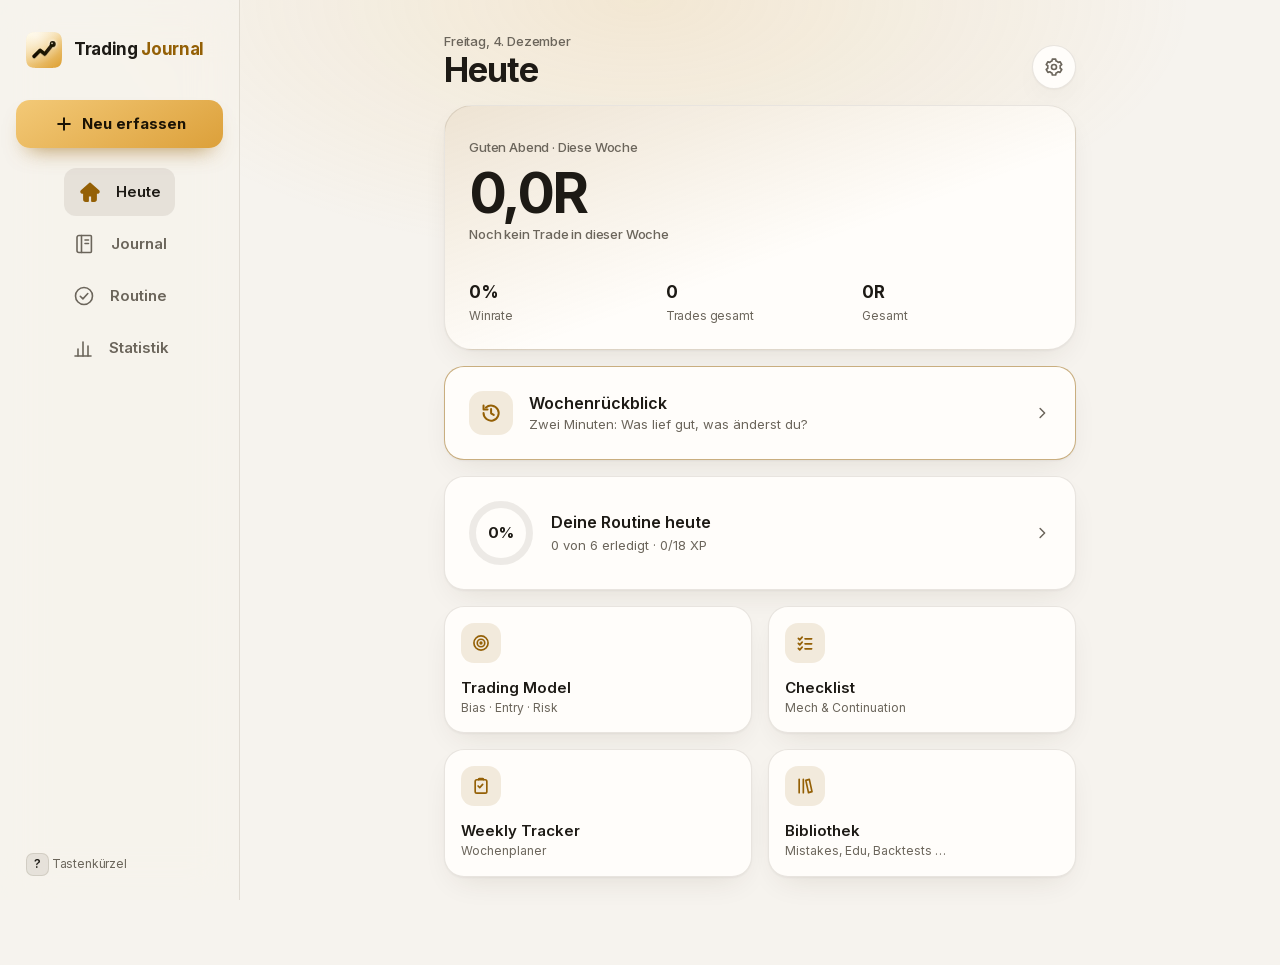
<file: index.html>
<!DOCTYPE html>
<html lang="de">
<head>
<meta charset="UTF-8">
<meta name="viewport" content="width=device-width, initial-scale=1, viewport-fit=cover">
<title>Trading Journal</title>
<meta name="color-scheme" content="light dark">
<meta name="format-detection" content="telephone=no">
<meta name="theme-color" content="#f6f3ee" media="(prefers-color-scheme: light)">
<meta name="theme-color" content="#0b0a08" media="(prefers-color-scheme: dark)">
<meta name="description" content="Trading Journal 2026: Trades, Analysen, Statistiken, Routine und Trading-Model-Checklisten.">
<link rel="manifest" href="manifest.json">
<link rel="icon" href="icons/logo-dark.svg" type="image/svg+xml" media="(prefers-color-scheme: light)">
<link rel="icon" href="icons/logo-light.svg" type="image/svg+xml" media="(prefers-color-scheme: dark)">
<link rel="icon" href="icons/favicon-64.png" type="image/png" sizes="64x64">
<link rel="apple-touch-icon" href="icons/apple-touch-icon.png">
<meta name="apple-mobile-web-app-capable" content="yes">
<meta name="mobile-web-app-capable" content="yes">
<meta name="apple-mobile-web-app-title" content="Journal">
<meta name="apple-mobile-web-app-status-bar-style" content="black-translucent">
<link rel="preload" href="fonts/inter-latin.woff2" as="font" type="font/woff2" crossorigin>
<link rel="stylesheet" href="fonts/fonts.css">
<link rel="stylesheet" href="css/palette.css">
<link rel="stylesheet" href="css/style.css">
<script>
  (function () {
    try {
      var pal = localStorage.getItem('palette');
      if (pal === 'classic') document.documentElement.setAttribute('data-palette', 'classic');
      var t = localStorage.getItem('theme');
      if (t === 'light' || t === 'dark') document.documentElement.setAttribute('data-theme', t);
    } catch (e) {}
  })();
</script>
</head>
<body>

<svg width="0" height="0" style="position:absolute" aria-hidden="true">
  <defs>
    <linearGradient id="goldGrad" x1="0" y1="0" x2="1" y2="1">
      <stop offset="0" style="stop-color:var(--accent-2)"/>
      <stop offset="1" style="stop-color:var(--accent)"/>
    </linearGradient>
  </defs>
</svg>

<div id="splash">
  <div class="splash-logo">
    <img class="logo-l" src="icons/logo-light.svg" alt="" width="112" height="112">
    <img class="logo-d" src="icons/logo-dark.svg" alt="" width="112" height="112">
  </div>
  <div class="splash-name">Trading <span>Journal</span></div>
</div>

<!-- Kompakte Glas-Leiste: erscheint, sobald der grosse Titel aus dem Bild scrollt -->
<div id="navbar" class="navbar" aria-hidden="true">
  <div class="navbar-in">
    <button id="navBack" class="nb hidden" aria-label="Zurück"></button>
    <div id="navTitle" class="nt"></div>
    <span></span>
  </div>
</div>

<div id="app">
  <header class="topbar">
    <div class="title-wrap">
      <button id="backBtn" class="round-btn" aria-label="Zurück"></button>
      <div class="brand" aria-hidden="true">
        <img class="logo-l" src="icons/logo-light.svg" alt="" width="44" height="44">
        <img class="logo-d" src="icons/logo-dark.svg" alt="" width="44" height="44">
      </div>
      <div style="min-width:0">
        <div class="overline" id="pageSub"></div>
        <h1 id="pageTitle">Heute</h1>
      </div>
    </div>
    <button id="settingsBtn" class="round-btn" aria-label="Einstellungen"></button>
  </header>
  <main id="view"></main>
</div>

<nav class="dock" aria-label="Hauptnavigation">
  <div class="side-brand" aria-hidden="true">
    <span class="side-logo"><img class="logo-l" src="icons/logo-light.svg" alt="" width="36" height="36"><img class="logo-d" src="icons/logo-dark.svg" alt="" width="36" height="36"></span>
    <span class="side-name">Trading <span>Journal</span></span>
  </div>
  <div class="dock-in">
    <button class="tab" data-route="home"><span class="ic"></span>Heute</button>
    <button class="tab" data-route="journal"><span class="ic"></span>Journal</button>
    <button class="fab" id="fab" aria-label="Neu erfassen"></button>
    <button class="tab" data-route="routine"><span class="ic"></span>Routine</button>
    <button class="tab" data-route="stats"><span class="ic"></span>Statistik</button>
  </div>
  <div class="side-hint" aria-hidden="true"><kbd>?</kbd> Tastenkürzel</div>
</nav>

<script src="js/icons.js"></script>
<script src="js/db.js"></script>
<script src="js/options.js"></script>
<script src="js/config.js"></script>
<script src="js/calc.js"></script>
<script src="js/app.js"></script>
<script src="js/ui.js"></script>
<script src="js/charts.js"></script>
<script src="js/fx.js"></script>
<script src="js/seed.js"></script>
<script src="js/habits.js"></script>
<script src="js/routine.js"></script>
<script src="js/journal.js"></script>
<script src="js/propaccounts.js"></script>
<script src="js/analysis.js"></script>
<script src="js/collections.js"></script>
<script src="js/tools.js"></script>
<script src="js/stats.js"></script>
<script src="js/home.js"></script>
<script src="js/privacy.js"></script>
<script src="js/onboarding.js"></script>
<script src="js/importer.js"></script>
<script src="js/settings.js"></script>
<script src="js/sync.js"></script>
<script src="js/shortcuts.js"></script>
<script src="js/haptics.js"></script>
<script src="js/swipe.js"></script>
<script src="js/art.js"></script>
<script src="js/dictate.js"></script>
<script>
  App.init();
</script>
</body>
</html>
</file>
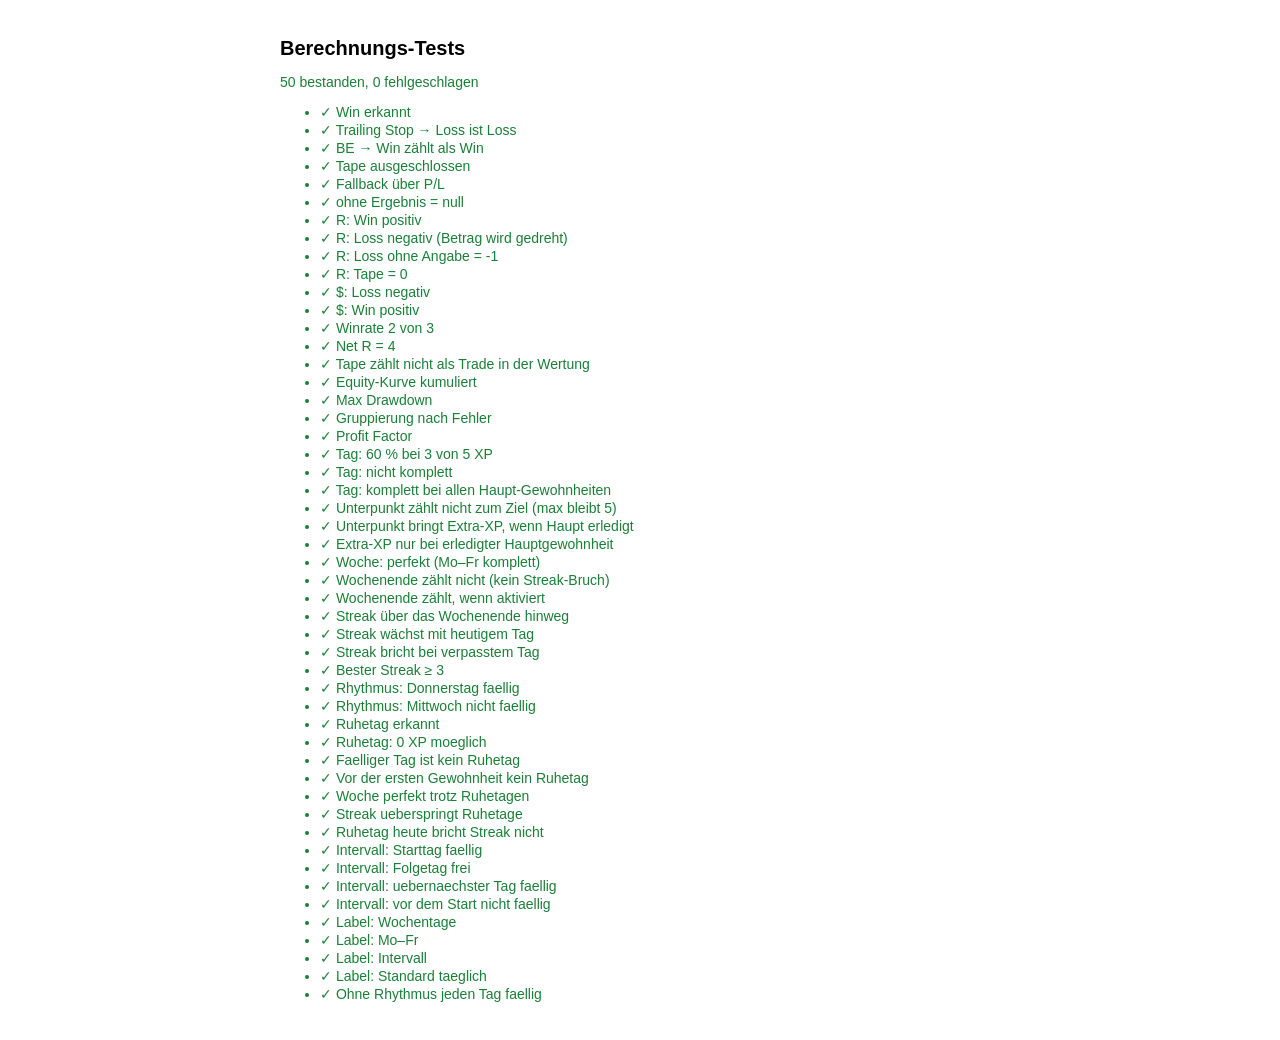
<file: tests/index.html>
<!DOCTYPE html>
<html lang="de"><head><meta charset="utf-8"><title>Tests · Trading Journal</title>
<style>body{font:14px -apple-system,Inter,sans-serif;padding:24px;max-width:720px;margin:auto}.ok{color:#1a7f37}.bad{color:#cf222e;font-weight:600}h1{font-size:20px}li{margin:2px 0}</style></head>
<body><h1>Berechnungs-Tests</h1><p id="sum"></p><ul id="out"></ul>
<script src="../js/icons.js"></script><script src="../js/db.js"></script><script src="../js/options.js"></script>
<script src="../js/calc.js"></script><script src="../js/app.js"></script><script src="../js/habits.js"></script>
<script>
let pass = 0, fail = 0; const out = document.getElementById('out');
function eq(name, got, want) {
  const ok = JSON.stringify(got) === JSON.stringify(want);
  ok ? pass++ : fail++;
  const li = document.createElement('li'); li.className = ok ? 'ok' : 'bad';
  li.textContent = (ok ? '✓ ' : '✗ ') + name + (ok ? '' : ` – erwartet ${JSON.stringify(want)}, erhalten ${JSON.stringify(got)}`);
  out.appendChild(li);
}
const near = (a, b) => Math.abs(a - b) < 1e-9;

// ---- Calc ----
eq('Win erkannt', Calc.outcome({ result: 'Win' }), 'win');
eq('Trailing Stop → Loss ist Loss', Calc.outcome({ result: 'Trailing Stop → Loss' }), 'loss');
eq('BE → Win zählt als Win', Calc.outcome({ result: 'BE → Win' }), 'win');
eq('Tape ausgeschlossen', Calc.outcome({ result: 'Tape' }), 'tape');
eq('Fallback über P/L', Calc.outcome({ pl: 'Profit' }), 'win');
eq('ohne Ergebnis = null', Calc.outcome({}), null);
eq('R: Win positiv', Calc.rValue({ result: 'Win', rr: 2 }), 2);
eq('R: Loss negativ (Betrag wird gedreht)', Calc.rValue({ result: 'Loss', rr: 1.5 }), -1.5);
eq('R: Loss ohne Angabe = -1', Calc.rValue({ result: 'Loss' }), -1);
eq('R: Tape = 0', Calc.rValue({ result: 'Tape', rr: 3 }), 0);
eq('$: Loss negativ', Calc.pnl({ result: 'Loss', pnl: 350 }), -350);
eq('$: Win positiv', Calc.pnl({ result: 'Win', pnl: 500 }), 500);
const trades = [
  { date: '2026-01-01', result: 'Win', rr: 2, mistakes: [] }, { date: '2026-01-02', result: 'Loss', rr: 1, mistakes: ['FOMO'] },
  { date: '2026-01-03', result: 'Win', rr: 3, mistakes: [] }, { date: '2026-01-04', result: 'Tape', rr: 9 },
];
const s = Calc.summary(trades);
eq('Winrate 2 von 3', Math.round(s.winrate * 100) / 100, 66.67);
eq('Net R = 4', s.net, 4);
eq('Tape zählt nicht als Trade in der Wertung', s.wins + s.losses, 3);
eq('Equity-Kurve kumuliert', Calc.curve(trades).map((p) => p.value), [2, 1, 4]);
eq('Max Drawdown', Calc.maxDrawdown([{ value: 1 }, { value: 3 }, { value: 2 }, { value: 0 }, { value: 4 }]), 3);
eq('Gruppierung nach Fehler', Calc.group(trades, (t) => t.mistakes || []).map((r) => [r.key, r.n, r.net]), [['FOMO', 1, -1]]);
eq('Profit Factor', Calc.summary(trades).profitFactor, 5);

// ---- Routine (Habits) ----
const mk = (id, xp, parentId) => ({ id, name: id, xp, createdDate: '2026-01-01', parentId });
Habits.weekend = false;
Habits.habits = [mk('a', 3), mk('b', 2), mk('k', 1, 'a')];
const done = (date, ...ids) => ids.forEach((id) => Habits.logs.set(Habits.logId(date, id), { id: Habits.logId(date, id), date, habitId: id, done: true }));
Habits.logs = new Map();
done('2026-01-05', 'a');                       // Montag: nur a (3 von 5)
eq('Tag: 60 % bei 3 von 5 XP', Habits.day('2026-01-05').pct, 0.6);
eq('Tag: nicht komplett', Habits.day('2026-01-05').complete, false);
done('2026-01-05', 'b');
eq('Tag: komplett bei allen Haupt-Gewohnheiten', Habits.day('2026-01-05').complete, true);
eq('Unterpunkt zählt nicht zum Ziel (max bleibt 5)', Habits.day('2026-01-05').max, 5);
done('2026-01-05', 'k');
eq('Unterpunkt bringt Extra-XP, wenn Haupt erledigt', Habits.day('2026-01-05').extra, 1);
eq('Extra-XP nur bei erledigter Hauptgewohnheit', (Habits.logs.delete(Habits.logId('2026-01-05', 'a')), Habits.day('2026-01-05').extra), 0);
done('2026-01-05', 'a');
for (const d of ['2026-01-06', '2026-01-07', '2026-01-08', '2026-01-09']) done(d, 'a', 'b');
eq('Woche: perfekt (Mo–Fr komplett)', Habits.range(Habits.weekDates('2026-01-07')).complete, true);
eq('Wochenende zählt nicht (kein Streak-Bruch)', Habits.scored('2026-01-10'), false);
Habits.weekend = true;
eq('Wochenende zählt, wenn aktiviert', Habits.scored('2026-01-10'), true);
Habits.weekend = false;
eq('Streak über das Wochenende hinweg', Habits.streak('2026-01-12'), 5);   // Montag danach noch offen -> bricht nicht
done('2026-01-12', 'a', 'b');
eq('Streak wächst mit heutigem Tag', Habits.streak('2026-01-12'), 6);
Habits.logs.delete(Habits.logId('2026-01-07', 'b'));
eq('Streak bricht bei verpasstem Tag', Habits.streak('2026-01-12'), 3);
eq('Bester Streak ≥ 3', Habits.best() >= 3, true);

// ---- Rhythmus ----
Habits.logs = new Map(); Habits.weekend = false;
Habits.habits = [{ id: 't', name: 'Do', xp: 3, order: 1, createdDate: '2026-01-05', schedule: { type: 'weekdays', days: [3] } }];
eq('Rhythmus: Donnerstag faellig', Habits.appliesOn(Habits.habits[0], '2026-01-08'), true);
eq('Rhythmus: Mittwoch nicht faellig', Habits.appliesOn(Habits.habits[0], '2026-01-07'), false);
eq('Ruhetag erkannt', Habits.day('2026-01-06').rest, true);
eq('Ruhetag: 0 XP moeglich', Habits.day('2026-01-06').max, 0);
eq('Faelliger Tag ist kein Ruhetag', Habits.day('2026-01-08').rest, false);
eq('Vor der ersten Gewohnheit kein Ruhetag', Habits.day('2026-01-02').rest, false);
done('2026-01-08', 't');
eq('Woche perfekt trotz Ruhetagen', Habits.range(Habits.weekDates('2026-01-07')).complete, true);
eq('Streak ueberspringt Ruhetage', Habits.streak('2026-01-12'), 1);
eq('Ruhetag heute bricht Streak nicht', Habits.streak('2026-01-13'), 1);
Habits.habits = [{ id: 'i', name: 'Alle 2', xp: 2, order: 1, createdDate: '2026-01-05', schedule: { type: 'interval', every: 2, anchor: '2026-01-05' } }];
eq('Intervall: Starttag faellig', Habits.appliesOn(Habits.habits[0], '2026-01-05'), true);
eq('Intervall: Folgetag frei', Habits.appliesOn(Habits.habits[0], '2026-01-06'), false);
eq('Intervall: uebernaechster Tag faellig', Habits.appliesOn(Habits.habits[0], '2026-01-07'), true);
eq('Intervall: vor dem Start nicht faellig', Habits.appliesOn(Habits.habits[0], '2026-01-03'), false);
eq('Label: Wochentage', Habits.scheduleLabel({ schedule: { type: 'weekdays', days: [0, 2, 4] } }), 'Mo, Mi, Fr');
eq('Label: Mo–Fr', Habits.scheduleLabel({ schedule: { type: 'weekdays', days: [0, 1, 2, 3, 4] } }), 'Mo–Fr');
eq('Label: Intervall', Habits.scheduleLabel({ schedule: { type: 'interval', every: 3 } }), 'Alle 3 Tage');
eq('Label: Standard taeglich', Habits.scheduleLabel({}), 'Täglich');
eq('Ohne Rhythmus jeden Tag faellig', Habits.appliesOn({ createdDate: '2026-01-01' }, '2026-02-10'), true);

document.getElementById('sum').textContent = `${pass} bestanden, ${fail} fehlgeschlagen`;
document.getElementById('sum').className = fail ? 'bad' : 'ok';
window.__testResult = { pass, fail };
</script></body></html>
</file>
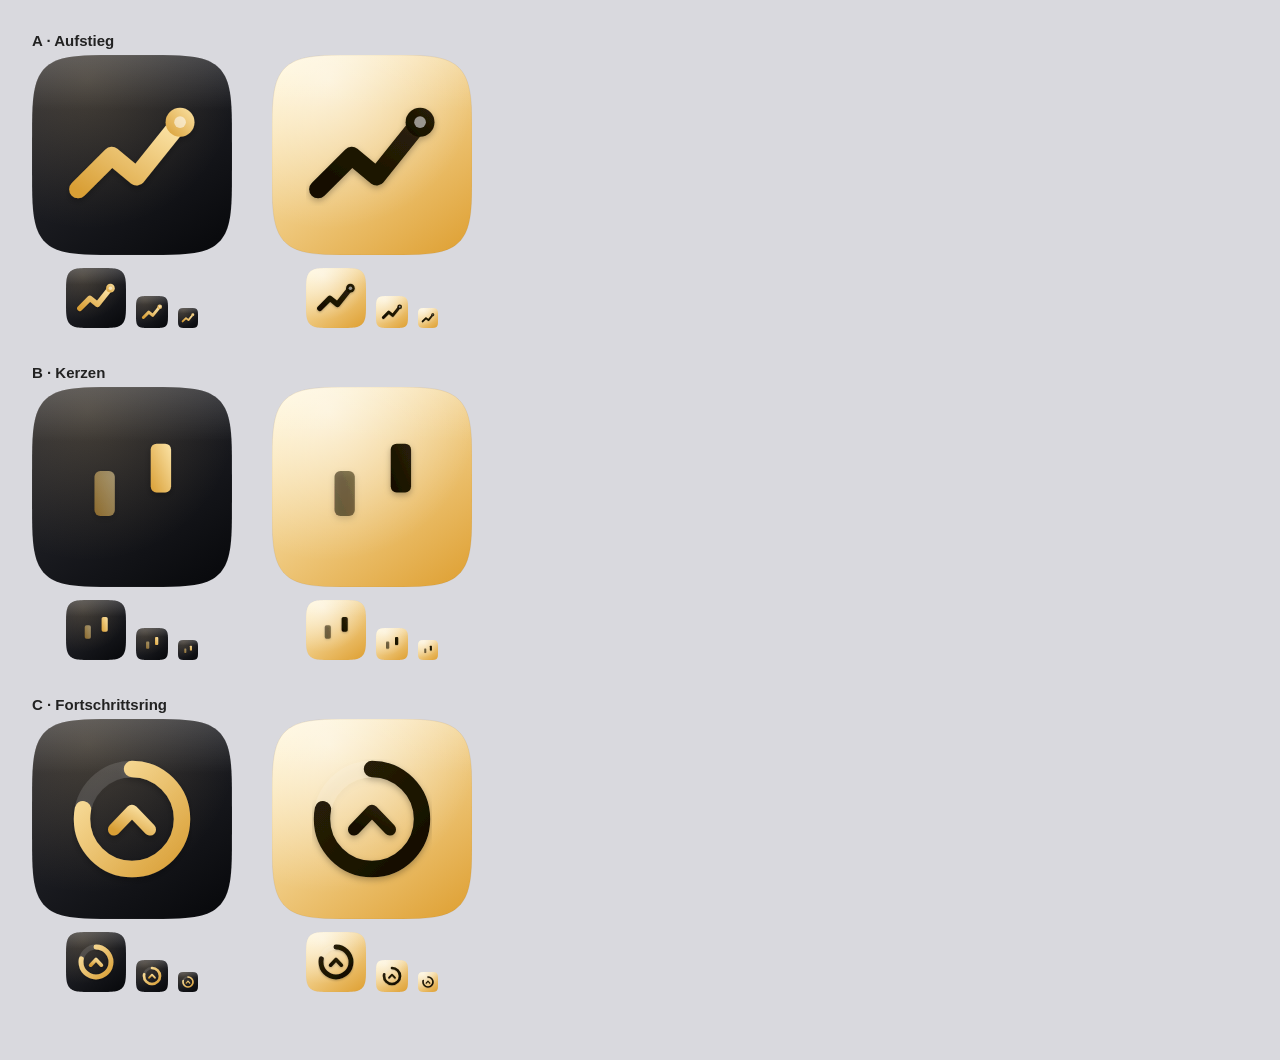
<file: design/preview.html>
﻿<!doctype html><html><head><meta charset="utf-8"><style>
body{margin:0;padding:32px;background:#d9d9de;font:14px -apple-system,Inter,sans-serif;color:#222}
h2{margin:0 0 6px;font-size:15px}.row{display:flex;gap:40px;margin-bottom:36px;align-items:flex-end}.c{text-align:center}
img.l{width:200px;height:200px}.s{display:flex;gap:10px;align-items:flex-end;justify-content:center;margin-top:10px}
.s img{display:block}
</style></head><body><h2>A · Aufstieg</h2><div class='row'><div class='c'><img class='l' src='logo-a-dark.svg'><div class='s'><img src='logo-a-dark.svg' width='60'><img src='logo-a-dark.svg' width='32'><img src='logo-a-dark.svg' width='20'></div></div><div class='c'><img class='l' src='logo-a-light.svg'><div class='s'><img src='logo-a-light.svg' width='60'><img src='logo-a-light.svg' width='32'><img src='logo-a-light.svg' width='20'></div></div></div><h2>B · Kerzen</h2><div class='row'><div class='c'><img class='l' src='logo-b-dark.svg'><div class='s'><img src='logo-b-dark.svg' width='60'><img src='logo-b-dark.svg' width='32'><img src='logo-b-dark.svg' width='20'></div></div><div class='c'><img class='l' src='logo-b-light.svg'><div class='s'><img src='logo-b-light.svg' width='60'><img src='logo-b-light.svg' width='32'><img src='logo-b-light.svg' width='20'></div></div></div><h2>C · Fortschrittsring</h2><div class='row'><div class='c'><img class='l' src='logo-c-dark.svg'><div class='s'><img src='logo-c-dark.svg' width='60'><img src='logo-c-dark.svg' width='32'><img src='logo-c-dark.svg' width='20'></div></div><div class='c'><img class='l' src='logo-c-light.svg'><div class='s'><img src='logo-c-light.svg' width='60'><img src='logo-c-light.svg' width='32'><img src='logo-c-light.svg' width='20'></div></div></div></body></html>
</file>
<file: fonts/fonts.css>
/* Inter (SIL Open Font License 1.1) – lokal gehostet: kein Google-Abruf, funktioniert offline */
@font-face { font-family: "Inter"; font-style: normal; font-weight: 400 700; font-display: swap; src: url("inter-latin-ext.woff2") format("woff2"); unicode-range: U+0100-02BA, U+02BD-02C5, U+02C7-02CC, U+02CE-02D7, U+02DD-02FF, U+0304, U+0308, U+0329, U+1D00-1DBF, U+1E00-1E9F, U+1EF2-1EFF, U+2020, U+20A0-20AB, U+20AD-20C0, U+2113, U+2C60-2C7F, U+A720-A7FF; }
@font-face { font-family: "Inter"; font-style: normal; font-weight: 400 700; font-display: swap; src: url("inter-latin.woff2") format("woff2"); unicode-range: U+0000-00FF, U+0131, U+0152-0153, U+02BB-02BC, U+02C6, U+02DA, U+02DC, U+0304, U+0308, U+0329, U+2000-206F, U+20AC, U+2122, U+2191, U+2193, U+2212, U+2215, U+FEFF, U+FFFD; }
</file>
<file: css/palette.css>
/* =========================================================
   Farb-Tokens – EINE Stelle fuer alle Farben
   Standard: "Warm" (warme Neutraltoene + Gold, alle Kontraste >= WCAG AA)
   Variante: data-palette="classic" = das vorherige Schema (kuehles iOS-Grau)
   Wechsel: Einstellungen -> Darstellung -> Farbschema
   ========================================================= */

/* ---------- Warm · hell ---------- */
:root {
  color-scheme: light;
  --bg: #f6f3ee;            --bg-rgb: 246, 243, 238;
  --surface: #fffdfa;       --surface-rgb: 255, 253, 250;
  --fill: rgba(110, 100, 80, 0.12);
  --surface-2: var(--fill);
  --raise: rgba(110, 100, 80, 0.22);
  --line: rgba(70, 55, 30, 0.12);
  --text: #1d1a15;          --text-rgb: 29, 26, 21;       /* 15.9:1 auf --bg */
  --dim: #6b655b;                                          /* 5.0:1 auf --bg */
  --accent: #946006;        --accent-rgb: 148, 96, 6;     /* 4.8:1 auf --bg (Text/Icons) */
  --accent-2: #e3ae4a;
  --accent-soft: rgba(148, 96, 6, 0.12);
  --accent-ink: #1a1305;                                   /* Text auf Gold-Flaechen */
  --btn-from: #f3c977;      --btn-to: #dca03a;            /* Knopf-Verlauf: Ink darauf >= 7:1 */
  --win: #1e7a35;           --win-rgb: 30, 122, 53;       /* 5.4:1 */
  --loss: #c8101c;          --loss-rgb: 200, 16, 28;      /* 5.6:1 */
  --be: #0b64c8;            --be-rgb: 11, 100, 200;       /* 5.3:1 */
  --glow: rgba(227, 174, 74, 0.16);
  --shadow: 0 1px 2px rgba(60, 40, 10, 0.05), 0 12px 32px -12px rgba(60, 40, 10, 0.12);
  --shadow-lg: 0 24px 64px -16px rgba(40, 25, 5, 0.30);
  --meta-bg: #f6f3ee;
}

/* ---------- Warm · dunkel ---------- */
@media (prefers-color-scheme: dark) {
  :root:not([data-theme="light"]) {
    color-scheme: dark;
    --bg: #0b0a08;          --bg-rgb: 11, 10, 8;
    --surface: #181613;     --surface-rgb: 24, 22, 19;
    --fill: rgba(135, 125, 110, 0.22);
    --raise: rgba(135, 125, 110, 0.34);
    --line: rgba(255, 240, 215, 0.09);
    --text: #f6f2ea;        --text-rgb: 246, 242, 234;
    --dim: #a39d91;                                          /* 6.6:1 auf --surface */
    --accent: #f0bb5e;      --accent-rgb: 240, 187, 94;
    --accent-2: #f9d78e;
    --accent-soft: rgba(240, 187, 94, 0.14);
    --btn-from: #f9d78e;    --btn-to: #e9ac45;
    --win: #34d27b;         --win-rgb: 52, 210, 123;
    --loss: #ff7068;        --loss-rgb: 255, 112, 104;
    --be: #6cb4ff;          --be-rgb: 108, 180, 255;
    --glow: rgba(240, 187, 94, 0.10);
    --shadow: 0 0 0 transparent;
    --shadow-lg: 0 24px 64px -16px rgba(0, 0, 0, 0.7);
    --meta-bg: #0b0a08;
  }
}
:root[data-theme="dark"] {
  color-scheme: dark;
  --bg: #0b0a08;          --bg-rgb: 11, 10, 8;
  --surface: #181613;     --surface-rgb: 24, 22, 19;
  --fill: rgba(135, 125, 110, 0.22);
  --raise: rgba(135, 125, 110, 0.34);
  --line: rgba(255, 240, 215, 0.09);
  --text: #f6f2ea;        --text-rgb: 246, 242, 234;
  --dim: #a39d91;
  --accent: #f0bb5e;      --accent-rgb: 240, 187, 94;
  --accent-2: #f9d78e;
  --accent-soft: rgba(240, 187, 94, 0.14);
  --btn-from: #f9d78e;    --btn-to: #e9ac45;
  --win: #34d27b;         --win-rgb: 52, 210, 123;
  --loss: #ff7068;        --loss-rgb: 255, 112, 104;
  --be: #6cb4ff;          --be-rgb: 108, 180, 255;
  --glow: rgba(240, 187, 94, 0.10);
  --shadow: 0 0 0 transparent;
  --shadow-lg: 0 24px 64px -16px rgba(0, 0, 0, 0.7);
  --meta-bg: #0b0a08;
}

/* ---------- Klassisch (vorheriges Schema) · hell ---------- */
:root[data-palette="classic"] {
  --bg: #f2f2f7;          --bg-rgb: 242, 242, 247;
  --surface: #ffffff;     --surface-rgb: 255, 255, 255;
  --fill: rgba(120, 120, 128, 0.12);
  --raise: rgba(120, 120, 128, 0.2);
  --line: rgba(60, 60, 67, 0.12);
  --text: #1c1c1e;        --text-rgb: 28, 28, 30;
  --dim: #6e6e73;
  --accent: #9a6409;      --accent-rgb: 154, 100, 9;
  --accent-2: #e6b04a;
  --accent-soft: rgba(154, 100, 9, 0.12);
  --btn-from: #e6b04a;    --btn-to: #9a6409;
  --win: #248a3d;         --win-rgb: 36, 138, 61;
  --loss: #d70015;        --loss-rgb: 215, 0, 21;
  --be: #0071e3;          --be-rgb: 0, 113, 227;
  --glow: rgba(230, 176, 74, 0.14);
  --shadow: 0 1px 2px rgba(0, 0, 0, 0.04), 0 12px 32px -12px rgba(0, 0, 0, 0.10);
  --shadow-lg: 0 24px 64px -16px rgba(0, 0, 0, 0.28);
  --meta-bg: #f2f2f7;
}
/* ---------- Klassisch · dunkel ---------- */
@media (prefers-color-scheme: dark) {
  :root[data-palette="classic"]:not([data-theme="light"]) {
    --bg: #000000;        --bg-rgb: 0, 0, 0;
    --surface: #1c1c1e;   --surface-rgb: 28, 28, 30;
    --fill: rgba(120, 120, 128, 0.24);
    --raise: rgba(120, 120, 128, 0.36);
    --line: rgba(255, 255, 255, 0.09);
    --text: #f5f5f7;      --text-rgb: 245, 245, 247;
    --dim: #98989f;
    --accent: #f0bb5e;    --accent-rgb: 240, 187, 94;
    --accent-2: #f9d78e;
    --accent-soft: rgba(240, 187, 94, 0.14);
    --btn-from: #f9d78e;  --btn-to: #f0bb5e;
    --win: #30d158;       --win-rgb: 48, 209, 88;
    --loss: #ff6961;      --loss-rgb: 255, 105, 97;
    --be: #6cb4ff;        --be-rgb: 108, 180, 255;
    --glow: rgba(240, 187, 94, 0.10);
    --meta-bg: #000000;
  }
}
:root[data-palette="classic"][data-theme="dark"] {
  --bg: #000000;          --bg-rgb: 0, 0, 0;
  --surface: #1c1c1e;     --surface-rgb: 28, 28, 30;
  --fill: rgba(120, 120, 128, 0.24);
  --raise: rgba(120, 120, 128, 0.36);
  --line: rgba(255, 255, 255, 0.09);
  --text: #f5f5f7;        --text-rgb: 245, 245, 247;
  --dim: #98989f;
  --accent: #f0bb5e;      --accent-rgb: 240, 187, 94;
  --accent-2: #f9d78e;
  --accent-soft: rgba(240, 187, 94, 0.14);
  --btn-from: #f9d78e;    --btn-to: #f0bb5e;
  --win: #30d158;         --win-rgb: 48, 209, 88;
  --loss: #ff6961;        --loss-rgb: 255, 105, 97;
  --be: #6cb4ff;          --be-rgb: 108, 180, 255;
  --glow: rgba(240, 187, 94, 0.10);
  --meta-bg: #000000;
}
</file>
<file: css/style.css>
/* =========================================================
   Design-System – ruhig, weich, hochwertig
   Alle Bewegungswerte, Abstaende, Radien und Schriftgroessen
   stehen hier als Tokens. Animiert wird nur transform/opacity.
   ========================================================= */
:root {
  /* Bewegung */
  --ease: cubic-bezier(0.22, 1, 0.36, 1);        /* weiches Ausgleiten (iOS-Gefuehl) */
  --spring: cubic-bezier(0.34, 1.32, 0.64, 1);   /* leichtes Federn */
  --t-fast: 200ms;
  --t-base: 320ms;
  --t-slow: 440ms;
  --press: 0.97;                                  /* Tipp-Feedback */
  --press-sm: 0.92;                               /* kleine Icon-Buttons */
  --stagger: 48ms;                                /* Versatz in Listen */

  /* Raster (8 pt) */
  --s1: 8px; --s2: 16px; --s3: 24px; --s4: 32px; --s5: 48px;
  --page-x: 24px;

  /* Radien */
  --r-lg: 20px; --r-md: 16px; --r-sm: 12px;
  --r: var(--r-lg);

  /* Typografie: SF Pro auf Apple-Geraeten, sonst Inter */
  --font: -apple-system, BlinkMacSystemFont, "SF Pro Text", "SF Pro Display", Inter, "Segoe UI", Roboto, sans-serif;
  --display: var(--font);
  --fs-cap: 0.75rem; --fs-sub: 0.8125rem; --fs-body: 0.9375rem; --fs-title: 1.0625rem; --fs-h2: 1.375rem; --fs-h1: 2.125rem;

  --dock-h: 72px;
  --nav-h: 52px;
  --hair: 1px;
}
@media (min-resolution: 2dppx) { :root { --hair: 0.5px; } }

* { box-sizing: border-box; -webkit-tap-highlight-color: transparent; }
html { -webkit-text-size-adjust: 100%; font-size: 100%; }
html, body {
  margin: 0;
  min-height: 100%;
  background: var(--bg);
  color: var(--text);
  font-family: var(--font);
  line-height: 1.4667;
  letter-spacing: -0.011em;
  -webkit-font-smoothing: antialiased;
}
body { font-size: var(--fs-body); }
body::before { content: ""; position: fixed; inset: 0 0 auto 0; height: 360px; z-index: 0; pointer-events: none; background: radial-gradient(60% 100% at 50% 0%, var(--glow), transparent 72%); }
button, input, textarea, select { font: inherit; color: inherit; }
button { cursor: pointer; }
svg { display: block; }
a { color: var(--accent); }
/* Scrollbars: auf Touch unsichtbar, am PC/Mac duenn und dezent (siehe Plattform-Block unten) */
.num, .stat-tile .num, .r-val { font-variant-numeric: tabular-nums; }

/* ---------- Eingang & Skeleton ---------- */
.rv { opacity: 0; transform: translateY(12px); animation: rv var(--t-slow) var(--ease) forwards; animation-delay: calc(var(--i, 0) * var(--stagger)); }
@keyframes rv { to { opacity: 1; transform: none; } }
@keyframes fade { from { opacity: 0; } to { opacity: 1; } }
@keyframes pop { from { opacity: 0; transform: scale(0.96); } to { opacity: 1; transform: none; } }
@keyframes enterTab { from { opacity: 0; transform: translateY(8px); } to { opacity: 1; transform: none; } }
@keyframes enterPush { from { opacity: 0; transform: translateX(28px); } to { opacity: 1; transform: none; } }
@keyframes enterPop { from { opacity: 0; transform: translateX(-28px); } to { opacity: 1; transform: none; } }

.sk { position: relative; overflow: hidden; background: var(--fill); border-radius: var(--r-md); }
.sk::after { content: ""; position: absolute; inset: 0; background: linear-gradient(90deg, transparent, rgba(255, 255, 255, 0.16), transparent); transform: translateX(-100%); animation: sk 1.4s var(--ease) infinite; }
@keyframes sk { to { transform: translateX(100%); } }
.sk-stack { display: flex; flex-direction: column; gap: var(--s2); animation: fade var(--t-base) var(--ease) both; }
.sk-line { height: 14px; border-radius: 7px; }

/* ---------- Splash ---------- */
#splash { position: fixed; inset: 0; z-index: 200; display: flex; flex-direction: column; align-items: center; justify-content: center; gap: var(--s3); background: var(--bg); transition: opacity var(--t-slow) var(--ease), visibility var(--t-slow); }
#splash.hide { opacity: 0; visibility: hidden; pointer-events: none; }
#splash::before { content: ""; position: absolute; inset: 0; background: radial-gradient(50% 38% at 50% 44%, var(--glow), transparent 70%); }
.splash-logo { position: relative; width: 112px; height: 112px; opacity: 0; transform: scale(0.82); animation: splashIn var(--t-slow) var(--spring) 80ms forwards; }
.splash-logo img { width: 100%; height: 100%; display: block; filter: drop-shadow(0 20px 28px rgba(0, 0, 0, 0.28)); }
.splash-name { position: relative; font-size: var(--fs-title); font-weight: 600; letter-spacing: -0.01em; opacity: 0; animation: fade var(--t-slow) var(--ease) 320ms forwards; }
.splash-name span { color: var(--accent); }
@keyframes splashIn { to { opacity: 1; transform: none; } }
.logo-d { display: none; }
@media (prefers-color-scheme: dark) { :root:not([data-theme="light"]) .logo-l { display: none; } :root:not([data-theme="light"]) .logo-d { display: block; } }
:root[data-theme="dark"] .logo-l { display: none; }
:root[data-theme="dark"] .logo-d { display: block; }

/* ---------- Shell ---------- */
#app { position: relative; z-index: 1; max-width: 600px; margin: 0 auto; min-height: 100vh; min-height: 100dvh; padding-bottom: calc(var(--dock-h) + var(--s5) + env(safe-area-inset-bottom)); }

header.topbar { display: flex; align-items: flex-end; justify-content: space-between; gap: var(--s2); padding: calc(var(--s4) + env(safe-area-inset-top)) var(--page-x) var(--s2); }
.title-wrap { display: flex; align-items: center; gap: var(--s2); min-width: 0; }
.brand { display: none; width: 44px; height: 44px; flex-shrink: 0; }
body.on-home:not(.in-page) .brand { display: block; animation: pop var(--t-base) var(--spring) both; }
.brand img { width: 100%; height: 100%; display: block; filter: drop-shadow(0 6px 10px rgba(0, 0, 0, 0.22)); }
.overline { font-size: var(--fs-sub); font-weight: 500; color: var(--dim); min-height: 18px; }
header.topbar h1 { margin: 0; font-size: var(--fs-h1); font-weight: 700; line-height: 1.12; letter-spacing: -0.032em; white-space: nowrap; overflow: hidden; text-overflow: ellipsis; }

.round-btn { width: 44px; height: 44px; border-radius: 50%; flex-shrink: 0; display: flex; align-items: center; justify-content: center; background: var(--surface); border: var(--hair) solid var(--line); color: var(--dim); box-shadow: var(--shadow); transition: transform var(--t-fast) var(--spring), color var(--t-fast); }
.round-btn svg { width: 20px; height: 20px; }
.round-btn:active { transform: scale(var(--press-sm)); }
@media (hover: hover) { .round-btn:hover { color: var(--text); } }
#backBtn { display: none; }
body.in-page #backBtn { display: flex; animation: pop var(--t-base) var(--spring) both; }

/* kompakte Glas-Leiste: erscheint, wenn der grosse Titel aus dem Bild scrollt */
.navbar { position: fixed; z-index: 40; top: 0; left: 0; right: 0; height: calc(var(--nav-h) + env(safe-area-inset-top)); padding-top: env(safe-area-inset-top); background: rgba(var(--bg-rgb), 0.72); backdrop-filter: blur(24px) saturate(1.8); -webkit-backdrop-filter: blur(24px) saturate(1.8); border-bottom: var(--hair) solid var(--line); opacity: 0; pointer-events: none; transition: opacity var(--t-base) var(--ease); }
.navbar.show { opacity: 1; pointer-events: auto; }
.navbar-in { max-width: 600px; margin: 0 auto; height: var(--nav-h); display: grid; grid-template-columns: 44px 1fr 44px; align-items: center; padding: 0 var(--s1); }
.navbar .nt { text-align: center; font-weight: 600; font-size: var(--fs-title); letter-spacing: -0.02em; overflow: hidden; text-overflow: ellipsis; white-space: nowrap; }
.navbar .nb { width: 44px; height: 44px; display: flex; align-items: center; justify-content: center; border: none; background: none; color: var(--accent); transition: transform var(--t-fast) var(--spring); }
.navbar .nb svg { width: 22px; height: 22px; }
.navbar .nb:active { transform: scale(var(--press-sm)); }
.navbar .nb.hidden { visibility: hidden; }

main { padding: 0 var(--page-x) var(--s3); }
#view { animation: enterTab var(--t-base) var(--ease) both; }
#view.enter-push { animation: enterPush var(--t-base) var(--ease) both; }
#view.enter-pop { animation: enterPop var(--t-base) var(--ease) both; }
#view.enter-fade { animation: fade var(--t-fast) var(--ease) both; }
#view.leaving { opacity: 0; transition: opacity 140ms ease; }

/* ---------- Dock ---------- */
.dock { position: fixed; z-index: 30; left: 0; right: 0; bottom: 0; padding-bottom: env(safe-area-inset-bottom); background: rgba(var(--bg-rgb), 0.72); backdrop-filter: blur(24px) saturate(1.8); -webkit-backdrop-filter: blur(24px) saturate(1.8); border-top: var(--hair) solid var(--line); }
.dock-in { max-width: 600px; margin: 0 auto; height: var(--dock-h); display: grid; grid-template-columns: repeat(5, 1fr); align-items: center; padding: 0 var(--s1); }
.dock button.tab { position: relative; background: none; border: none; display: flex; flex-direction: column; align-items: center; gap: 4px; padding: 10px 0 6px; color: var(--dim); font-size: 0.6563rem; font-weight: 600; transition: color var(--t-fast), transform var(--t-fast) var(--spring); }
.dock button.tab svg { width: 24px; height: 24px; transition: transform var(--t-base) var(--spring); }
.dock button.tab::after { content: ""; position: absolute; bottom: -1px; width: 20px; height: 3px; border-radius: 3px 3px 0 0; background: var(--accent); transform: scaleX(0); transition: transform var(--t-base) var(--spring); }
.dock button.tab.active { color: var(--text); }
.dock button.tab.active svg { transform: translateY(-1px) scale(1.06); color: var(--accent); }
.dock button.tab.active::after { transform: scaleX(1); }
.dock button.tab:active { transform: scale(var(--press)); }
.fab { justify-self: center; width: 56px; height: 56px; border-radius: 20px; border: none; background: linear-gradient(150deg, var(--btn-from), var(--btn-to)); color: var(--accent-ink); display: flex; align-items: center; justify-content: center; transform: translateY(-12px); box-shadow: 0 16px 28px -12px rgba(var(--accent-rgb), 0.7), 0 0 0 6px var(--bg); transition: transform var(--t-base) var(--spring); }
.fab svg { width: 24px; height: 24px; stroke-width: 2.4; transition: transform var(--t-base) var(--spring); }
.fab:active { transform: translateY(-12px) scale(var(--press-sm)); }
.fab.open svg { transform: rotate(135deg); }

/* ---------- Segmented Tabs ---------- */
.seg { display: flex; gap: var(--s3); overflow-x: auto; scrollbar-width: none; margin: 0 calc(var(--page-x) * -1) var(--s3); padding: 0 var(--page-x); border-bottom: var(--hair) solid var(--line); }
.seg-tab { position: relative; flex-shrink: 0; background: none; border: none; padding: 8px 0 14px; font-size: var(--fs-body); font-weight: 600; color: var(--dim); white-space: nowrap; transition: color var(--t-fast), transform var(--t-fast) var(--spring); }
.seg-tab::after { content: ""; position: absolute; left: 0; right: 0; bottom: -1px; height: 2px; border-radius: 2px; background: var(--accent); transform: scaleX(0); transform-origin: left; transition: transform var(--t-base) var(--ease); }
.seg-tab.active { color: var(--text); }
.seg-tab.active::after { transform: scaleX(1); }
.seg-tab:active { transform: scale(var(--press)); }

/* ---------- Flaechen ---------- */
.card { background: var(--surface); border: var(--hair) solid var(--line); border-radius: var(--r-lg); padding: var(--s3); margin-bottom: var(--s2); box-shadow: var(--shadow); }
.card > h2, .card h2.h { display: flex; align-items: center; gap: var(--s1); margin: 0 0 var(--s2); font-size: var(--fs-sub); font-weight: 600; color: var(--dim); }
.card > h2 svg { width: 16px; height: 16px; color: var(--accent); }
.card.glow { background: linear-gradient(180deg, rgba(var(--accent-rgb), 0.10), transparent 62%), var(--surface); }
button.card { text-align: left; transition: transform var(--t-fast) var(--spring); }
button.card:active { transform: scale(var(--press)); }

.row { display: flex; align-items: center; gap: var(--s2); }
.row.between { justify-content: space-between; }
.grow { flex: 1; min-width: 0; }
.tag { color: var(--dim); font-size: var(--fs-sub); }
.pos { color: var(--win); }
.neg { color: var(--loss); }
.section-title { font-size: var(--fs-sub); font-weight: 600; color: var(--dim); margin: var(--s4) var(--s1) var(--s1); }
.lbl-up { font-size: var(--fs-sub); font-weight: 600; color: var(--dim); margin-bottom: var(--s1); }
.quote { font-size: var(--fs-sub); color: var(--dim); }

.list { background: var(--surface); border: var(--hair) solid var(--line); border-radius: var(--r-lg); overflow: hidden; box-shadow: var(--shadow); }
.item { position: relative; display: flex; align-items: center; gap: var(--s2); padding: var(--s2) var(--s3); transition: transform var(--t-base) var(--ease), opacity var(--t-base) var(--ease); }
.item + .item::before { content: ""; position: absolute; top: 0; left: var(--s3); right: 0; height: 1px; background: var(--line); }
.item.clickable { cursor: pointer; }
.item.clickable::after { content: ""; position: absolute; inset: 0; background: var(--text); opacity: 0; transition: opacity var(--t-fast); pointer-events: none; }
.item.clickable:active::after { opacity: 0.06; }
.item.removing { opacity: 0; transform: translateX(32px); }
.item-title { font-weight: 600; font-size: var(--fs-body); word-break: break-word; }
.item-meta { font-size: var(--fs-sub); color: var(--dim); margin-top: 2px; }
.item .side-bar { position: absolute; left: 0; top: var(--s2); bottom: var(--s2); width: 3px; border-radius: 0 3px 3px 0; background: transparent; }
.item .side-bar.win { background: var(--win); }
.item .side-bar.loss { background: var(--loss); }
.item .side-bar.be { background: var(--be); }
.r-val { font-weight: 700; font-size: var(--fs-title); letter-spacing: -0.02em; white-space: nowrap; }

/* ---------- Buttons ---------- */
.btn { position: relative; overflow: hidden; isolation: isolate; display: flex; align-items: center; justify-content: center; gap: var(--s1); width: 100%; min-height: 52px; border: none; border-radius: var(--r-md); padding: 0 var(--s3); font-weight: 600; font-size: var(--fs-title); letter-spacing: -0.015em; color: var(--accent-ink); background: linear-gradient(150deg, var(--btn-from), var(--btn-to)); box-shadow: 0 12px 24px -14px rgba(var(--accent-rgb), 0.9); transition: transform var(--t-fast) var(--spring); }
.btn::after { content: ""; position: absolute; inset: 0; background: #fff; opacity: 0; transition: opacity var(--t-fast); z-index: -1; }
.btn svg { width: 18px; height: 18px; }
@media (hover: hover) { .btn:hover::after { opacity: 0.12; } }
.btn:active { transform: scale(var(--press)); }
.btn.secondary { background: var(--fill); color: var(--text); box-shadow: none; }
.btn.secondary::after { background: var(--text); }
@media (hover: hover) { .btn.secondary:hover::after { opacity: 0.05; } }
.btn.secondary.selected { color: var(--accent); background: var(--accent-soft); }
.btn.danger { background: rgba(var(--loss-rgb), 0.12); color: var(--loss); box-shadow: none; }
.btn.small { width: auto; min-height: 36px; padding: 0 var(--s2); font-size: var(--fs-sub); border-radius: var(--r-sm); }
.btn-row { display: flex; gap: var(--s1); margin-top: var(--s2); }
.btn-row .btn { flex: 1; }
.btn-row.wrap { flex-wrap: wrap; }
.btn-row.wrap .btn { flex: 1 1 auto; min-width: max-content; padding: 0 var(--s2); }
.fab-row { display: flex; flex-wrap: wrap; gap: var(--s1); margin-bottom: var(--s2); }
.icon-btn { display: flex; align-items: center; justify-content: center; border: none; background: transparent; color: var(--dim); width: 36px; height: 36px; border-radius: 10px; transition: transform var(--t-fast) var(--spring), color var(--t-fast), background var(--t-fast); }
.icon-btn svg { width: 18px; height: 18px; }
@media (hover: hover) { .icon-btn:hover { background: var(--fill); color: var(--text); } .icon-btn.del:hover { color: var(--loss); } }
.icon-btn:active { transform: scale(var(--press-sm)); }
.add-line { border: none; background: none; color: var(--dim); font-size: var(--fs-sub); font-weight: 600; padding: var(--s1) 0; transition: color var(--t-fast); }
@media (hover: hover) { .add-line:hover { color: var(--accent); } }

/* ---------- Eingaben ---------- */
input[type="text"], input[type="date"], input[type="number"], input[type="url"], input[type="password"], textarea, select {
  width: 100%; border: 1.5px solid transparent; background: var(--fill); border-radius: var(--r-md); padding: 14px var(--s2); font-size: max(16px, 1rem); outline: none;
  transition: border-color var(--t-fast), box-shadow var(--t-base) var(--ease), background var(--t-fast);
}
input:focus, textarea:focus, select:focus { border-color: rgba(var(--accent-rgb), 0.7); box-shadow: 0 0 0 4px rgba(var(--accent-rgb), 0.14); }
textarea { resize: vertical; min-height: 96px; line-height: 1.5; }
::placeholder { color: var(--dim); opacity: 0.7; }
.field { margin-bottom: var(--s3); }
.field > label { display: block; font-size: var(--fs-sub); font-weight: 600; color: var(--dim); margin-bottom: var(--s1); }
.field-grid { display: grid; grid-template-columns: 1fr 1fr; gap: var(--s2); }
.search-wrap { position: relative; flex: 1; }
.search-wrap > span, .search-wrap > svg { position: absolute; left: var(--s2); top: 50%; transform: translateY(-50%); width: 16px; height: 16px; color: var(--dim); display: flex; }
.search-wrap input { padding-left: 44px; }

/* ---------- Chips & Pills ---------- */
.chip-group { display: flex; flex-wrap: wrap; gap: var(--s1); }
.chip { --chip-c: var(--accent); position: relative; isolation: isolate; border: none; background: var(--fill); color: var(--dim); font-size: var(--fs-sub); font-weight: 500; padding: 8px var(--s2); border-radius: 999px; transition: transform var(--t-fast) var(--spring), color var(--t-fast); }
.chip::before { content: ""; position: absolute; inset: 0; border-radius: inherit; z-index: -1; background: color-mix(in srgb, var(--chip-c) 16%, transparent); box-shadow: inset 0 0 0 1px color-mix(in srgb, var(--chip-c) 60%, transparent); opacity: 0; transition: opacity var(--t-fast); }
.chip.active { color: var(--chip-c); font-weight: 600; }
.chip.active::before { opacity: 1; }
.chip:active { transform: scale(var(--press)); }
.chip.win { --chip-c: var(--win); } .chip.loss { --chip-c: var(--loss); } .chip.be { --chip-c: var(--be); }
.chip.sm { padding: 6px 12px; font-size: var(--fs-cap); }
.pill { display: inline-flex; align-items: center; font-size: var(--fs-cap); font-weight: 600; padding: 4px 10px; border-radius: 999px; background: var(--accent-soft); color: var(--accent); white-space: nowrap; }
.pill.win { background: rgba(var(--win-rgb), 0.14); color: var(--win); }
.pill.loss { background: rgba(var(--loss-rgb), 0.14); color: var(--loss); }
.pill.be { background: rgba(var(--be-rgb), 0.14); color: var(--be); }
.pill.neutral { background: var(--fill); color: var(--dim); }
.pills { display: flex; flex-wrap: wrap; gap: 6px; margin-top: var(--s1); }
.filters { margin-bottom: var(--s2); }
.filter-panel { display: grid; grid-template-rows: 0fr; opacity: 0; transition: grid-template-rows var(--t-base) var(--ease), opacity var(--t-base) var(--ease); }
.filter-panel.open { grid-template-rows: 1fr; opacity: 1; }
.filter-panel > .inner { overflow: hidden; min-height: 0; display: flex; flex-direction: column; gap: var(--s2); }
.filter-panel.open > .inner { padding: var(--s2) 0 var(--s1); }
.chip-scroll { display: flex; gap: var(--s1); overflow-x: auto; margin: 0 calc(var(--page-x) * -1); padding: 0 var(--page-x); scrollbar-width: none; }
.chip-scroll .chip { flex-shrink: 0; }
.badge { position: absolute; top: -2px; right: -2px; min-width: 18px; height: 18px; padding: 0 5px; border-radius: 9px; background: var(--accent); color: var(--accent-ink); font-size: 0.6875rem; font-weight: 700; display: flex; align-items: center; justify-content: center; animation: pop var(--t-base) var(--spring) both; }

.empty { text-align: center; color: var(--dim); padding: var(--s5) var(--s3); font-size: var(--fs-body); animation: fade var(--t-slow) var(--ease) both; }
.empty .empty-icon { width: 48px; height: 48px; margin: 0 auto var(--s2); opacity: 0.4; }
.empty .empty-icon svg { width: 100%; height: 100%; stroke-width: 1.5; }

/* ---------- Checkbox & Schalter (nur transform/opacity) ---------- */
.checkbox { position: relative; isolation: isolate; width: 28px; height: 28px; border-radius: 50%; border: none; background: transparent; flex-shrink: 0; padding: 0; display: flex; align-items: center; justify-content: center; box-shadow: inset 0 0 0 1.5px var(--raise); transition: transform var(--t-fast) var(--spring); }
.checkbox::before { content: ""; position: absolute; inset: 0; border-radius: 50%; background: var(--accent); z-index: -1; transform: scale(0.4); opacity: 0; transition: transform var(--t-base) var(--spring), opacity var(--t-fast); }
.checkbox svg { width: 14px; height: 14px; color: var(--accent-ink); stroke-width: 3; }
.checkbox svg path { stroke-dasharray: 1; stroke-dashoffset: 1; transition: stroke-dashoffset var(--t-base) var(--ease) 60ms; }
.checkbox.checked::before { transform: none; opacity: 1; }
.checkbox.checked svg path { stroke-dashoffset: 0; }
.checkbox:active { transform: scale(var(--press-sm)); }
.checkbox.pop::after { content: ""; position: absolute; inset: -2px; border-radius: 50%; border: 2px solid var(--accent); animation: ripple var(--t-slow) var(--ease) forwards; }
@keyframes ripple { from { transform: scale(1); opacity: 0.7; } to { transform: scale(1.9); opacity: 0; } }

.switch-row { display: flex; align-items: center; gap: var(--s2); padding: 12px 0; }
.switch-row + .switch-row { border-top: var(--hair) solid var(--line); }
.switch-label { font-weight: 600; font-size: var(--fs-body); }
.switch-desc { font-size: var(--fs-sub); color: var(--dim); margin-top: 2px; }
.switch { position: relative; isolation: isolate; width: 51px; height: 31px; flex-shrink: 0; border-radius: 999px; background: var(--raise); cursor: pointer; }
.switch::before { content: ""; position: absolute; inset: 0; border-radius: inherit; background: var(--accent); opacity: 0; z-index: -1; transition: opacity var(--t-base) var(--ease); }
.switch::after { content: ""; position: absolute; top: 2px; left: 2px; width: 27px; height: 27px; border-radius: 50%; background: #fff; box-shadow: 0 2px 6px rgba(0, 0, 0, 0.3); transition: transform var(--t-base) var(--spring); }
.switch.on::before { opacity: 1; }
.switch.on::after { transform: translateX(20px); }

/* ---------- Statistik ---------- */
.stat-grid { display: grid; grid-template-columns: repeat(2, minmax(0, 1fr)); gap: var(--s2); margin-bottom: var(--s2); }
.stat-grid.three { grid-template-columns: repeat(3, minmax(0, 1fr)); gap: var(--s1); }
.stat-tile { background: var(--surface); border: var(--hair) solid var(--line); border-radius: var(--r-lg); padding: var(--s2) var(--s3); box-shadow: var(--shadow); }
.stat-tile .lbl { font-size: var(--fs-sub); font-weight: 500; color: var(--dim); }
.stat-tile .num { font-size: 1.75rem; font-weight: 700; margin-top: 4px; letter-spacing: -0.03em; line-height: 1.15; }
.stat-grid.three .stat-tile { padding: var(--s2); border-radius: var(--r-md); }
.stat-grid.three .num { font-size: 1.25rem; }
.stat-row { display: flex; gap: var(--s1); }
.stat { flex: 1; background: var(--fill); border-radius: var(--r-md); padding: var(--s2) var(--s1); text-align: center; }
.stat .num { font-size: 1.25rem; font-weight: 700; letter-spacing: -0.02em; }
.stat .lbl { font-size: var(--fs-cap); color: var(--dim); margin-top: 2px; }

.chart-wrap { position: relative; width: 100%; touch-action: pan-y; }
.chart-line { filter: drop-shadow(0 4px 10px rgba(var(--accent-rgb), 0.3)); }
.chart-readout { display: flex; justify-content: space-between; font-size: var(--fs-sub); color: var(--dim); margin-top: var(--s2); min-height: 20px; }
.chart-readout b { color: var(--text); }
.donut-wrap { display: flex; align-items: center; gap: var(--s3); }
.donut-seg { fill: none; stroke-width: 12; stroke-linecap: round; transition: stroke-dasharray var(--t-slow) var(--ease); }
.donut-center { position: absolute; inset: 0; display: flex; flex-direction: column; align-items: center; justify-content: center; }
.donut-center .big { font-size: 1.5rem; font-weight: 700; letter-spacing: -0.03em; }
.legend { display: flex; flex-direction: column; gap: var(--s1); font-size: var(--fs-body); }
.legend i { display: inline-block; width: 8px; height: 8px; border-radius: 50%; margin-right: 12px; }

.stat-row-line { display: grid; grid-template-columns: 1fr auto; gap: 6px var(--s2); padding: var(--s2) 0; border-top: var(--hair) solid var(--line); }
.stat-row-line:first-child { border-top: none; padding-top: 0; }
.stat-row-line .nm { font-weight: 600; font-size: var(--fs-body); }
.stat-row-line .vals { font-weight: 700; font-size: var(--fs-body); }
.stat-row-line .meta { font-size: var(--fs-sub); color: var(--dim); }
.wr-bar { grid-column: 1 / -1; height: 6px; border-radius: 6px; background: rgba(var(--loss-rgb), 0.2); overflow: hidden; }
.wr-bar > i { display: block; width: 100%; height: 100%; border-radius: 6px; background: var(--win); transform: scaleX(0); transform-origin: left; transition: transform var(--t-slow) var(--ease); }
.progress { height: 6px; border-radius: 6px; background: var(--fill); overflow: hidden; }
.progress > i { display: block; width: 100%; height: 100%; border-radius: 6px; background: linear-gradient(90deg, var(--accent), var(--accent-2)); transform: scaleX(0); transform-origin: left; transition: transform var(--t-slow) var(--ease); }
.progress.loss > i { background: var(--loss); }

/* ---------- Kalender ---------- */
.cal-head { display: flex; align-items: center; justify-content: space-between; margin-bottom: var(--s2); }
.cal-head .ttl { font-weight: 600; font-size: var(--fs-title); letter-spacing: -0.02em; }
.cal-grid { display: grid; grid-template-columns: repeat(7, minmax(0, 1fr)); gap: 6px; }
.cal-dow { text-align: center; font-size: var(--fs-cap); font-weight: 600; color: var(--dim); padding-bottom: 4px; }
.cal-day { aspect-ratio: 1; display: flex; flex-direction: column; align-items: center; justify-content: center; border-radius: var(--r-sm); font-size: var(--fs-sub); font-weight: 500; background: var(--fill); color: var(--dim); }
.cal-day.empty { background: none; }
.cal-day.today { box-shadow: inset 0 0 0 1.5px var(--accent); }
.cal-day.win { background: rgba(var(--win-rgb), 0.16); color: var(--win); cursor: pointer; }
.cal-day.loss { background: rgba(var(--loss-rgb), 0.16); color: var(--loss); cursor: pointer; }
.cal-day.be { background: rgba(var(--be-rgb), 0.16); color: var(--be); cursor: pointer; }
.cal-day .rr { font-size: 0.625rem; font-weight: 700; margin-top: 1px; }

/* ---------- Galerie & Bilder ---------- */
.gallery { display: grid; grid-template-columns: repeat(2, minmax(0, 1fr)); gap: var(--s2); }
.g-card { background: var(--surface); border: var(--hair) solid var(--line); border-radius: var(--r-lg); overflow: hidden; cursor: pointer; box-shadow: var(--shadow); transition: transform var(--t-fast) var(--spring); }
.g-card:active { transform: scale(var(--press)); }
.g-cover { aspect-ratio: 16 / 11; background: var(--fill) center / cover; display: flex; align-items: center; justify-content: center; font-weight: 700; font-size: var(--fs-h2); color: var(--accent); }
.g-body { padding: 12px var(--s2) var(--s2); }
.g-body .tt { font-weight: 600; font-size: var(--fs-body); }
.thumbs { display: flex; flex-wrap: wrap; gap: var(--s1); }
.thumb { position: relative; width: 96px; height: 72px; border-radius: var(--r-sm); overflow: hidden; background: var(--fill); cursor: pointer; transition: transform var(--t-fast) var(--spring); }
.thumb:active { transform: scale(var(--press)); }
.thumb img { width: 100%; height: 100%; object-fit: cover; }
.thumb .x { position: absolute; top: 4px; right: 4px; width: 24px; height: 24px; border-radius: 50%; background: rgba(0, 0, 0, 0.6); color: #fff; border: none; padding: 0; display: flex; align-items: center; justify-content: center; }
.thumb .x svg { width: 12px; height: 12px; }
.add-thumb { width: 96px; height: 72px; border-radius: var(--r-sm); border: 1.5px dashed var(--raise); background: none; color: var(--dim); display: flex; align-items: center; justify-content: center; transition: transform var(--t-fast) var(--spring), color var(--t-fast); }
.add-thumb:active { transform: scale(var(--press)); }
@media (hover: hover) { .add-thumb:hover { color: var(--accent); } }
.add-thumb svg { width: 22px; height: 22px; }
.img-big { display: block; width: 100%; border-radius: var(--r-md); margin-bottom: var(--s1); cursor: zoom-in; }
.lightbox { position: fixed; inset: 0; z-index: 120; background: rgba(0, 0, 0, 0.94); display: flex; align-items: center; justify-content: center; touch-action: none; animation: fade var(--t-base) var(--ease) both; }
.lightbox img { max-width: 100%; max-height: 100%; object-fit: contain; touch-action: none; user-select: none; -webkit-user-drag: none; animation: pop var(--t-base) var(--ease) both; }
.lb-count { position: absolute; top: calc(18px + env(safe-area-inset-top)); left: 50%; transform: translateX(-50%); color: #fff; font-size: var(--fs-sub); font-weight: 600; opacity: 0.8; }
.lb-x { position: absolute; top: calc(14px + env(safe-area-inset-top)); right: 14px; background: rgba(255, 255, 255, 0.14); border-color: transparent; color: #fff; box-shadow: none; }
.lb-prev, .lb-next { position: absolute; top: 50%; margin-top: -22px; background: rgba(255, 255, 255, 0.14); border-color: transparent; color: #fff; box-shadow: none; }
.lb-prev { left: 12px; } .lb-next { right: 12px; }
@keyframes lbNext { from { opacity: 0; transform: translateX(40px); } to { opacity: 1; transform: none; } }
@keyframes lbPrev { from { opacity: 0; transform: translateX(-40px); } to { opacity: 1; transform: none; } }

/* ---------- Sheets ---------- */
.modal-backdrop { position: fixed; inset: 0; z-index: 90; display: flex; align-items: flex-end; justify-content: center; background: rgba(0, 0, 0, 0.4); backdrop-filter: blur(8px); -webkit-backdrop-filter: blur(8px); animation: fade var(--t-base) var(--ease) both; }
.modal-backdrop.closing { opacity: 0; transition: opacity var(--t-base) var(--ease); }
.modal { width: 100%; max-width: 600px; max-height: 90vh; max-height: 90dvh; overflow-y: auto; overscroll-behavior: contain; -webkit-overflow-scrolling: touch; background: rgba(var(--surface-rgb), 0.92); backdrop-filter: blur(28px) saturate(1.6); -webkit-backdrop-filter: blur(28px) saturate(1.6); border: var(--hair) solid var(--line); border-bottom: none; border-radius: 28px 28px 0 0; padding: 0 var(--s3) calc(var(--s4) + env(safe-area-inset-bottom)); box-shadow: var(--shadow-lg); animation: sheetUp var(--t-slow) var(--ease) backwards; will-change: transform; }
.modal-backdrop.closing .modal { transform: translateY(32px); transition: transform var(--t-base) var(--ease); }
.modal.dragging-sheet { transition: none; }
.grab { position: sticky; top: 0; z-index: 2; margin: 0 calc(var(--s3) * -1); padding: 12px 0 var(--s2); display: flex; justify-content: center; touch-action: none; cursor: grab; background: inherit; }
.grab::before { content: ""; width: 40px; height: 5px; border-radius: 3px; background: var(--raise); }
.modal h3 { margin: 0 0 var(--s3); font-size: var(--fs-h2); font-weight: 700; letter-spacing: -0.025em; }
@keyframes sheetUp { from { transform: translateY(100%); } to { transform: none; } }
.action-row { display: flex; align-items: center; gap: var(--s2); width: 100%; text-align: left; padding: var(--s2); border-radius: var(--r-md); border: none; background: var(--fill); margin-bottom: var(--s1); transition: transform var(--t-fast) var(--spring); }
.action-row:active { transform: scale(var(--press)); }
.action-row .ic { width: 44px; height: 44px; border-radius: 14px; background: var(--accent-soft); color: var(--accent); display: flex; align-items: center; justify-content: center; flex-shrink: 0; }
.action-row .ic svg { width: 22px; height: 22px; }
.action-row .t { font-weight: 600; font-size: var(--fs-title); }
.action-row .s { font-size: var(--fs-sub); color: var(--dim); margin-top: 1px; }

.toast { position: fixed; z-index: 150; left: 50%; bottom: calc(var(--dock-h) + var(--s3) + env(safe-area-inset-bottom)); transform: translate(-50%, 16px) scale(0.96); opacity: 0; display: flex; align-items: center; gap: 12px; max-width: calc(100% - var(--s5)); padding: 12px var(--s3) 12px var(--s2); border-radius: 999px; background: rgba(var(--text-rgb), 0.92); color: var(--bg); font-size: var(--fs-body); font-weight: 600; box-shadow: var(--shadow-lg); transition: transform var(--t-base) var(--spring), opacity var(--t-base) var(--ease); pointer-events: none; }
.toast.show { transform: translate(-50%, 0); opacity: 1; }
.toast .ok { width: 24px; height: 24px; border-radius: 50%; background: var(--win); color: #fff; display: flex; align-items: center; justify-content: center; flex-shrink: 0; transform: scale(0); transition: transform var(--t-base) var(--spring) 120ms; }
.toast.show .ok { transform: none; }
.toast .ok svg { width: 13px; height: 13px; stroke-width: 3.2; }
.toast .ok path { stroke-dasharray: 1; stroke-dashoffset: 1; transition: stroke-dashoffset var(--t-base) var(--ease) 240ms; }
.toast.show .ok path { stroke-dashoffset: 0; }
.toast.plain { padding-left: var(--s3); }
.toast.plain .ok { display: none; }

/* ---------- Detail ---------- */
.prop-grid { display: grid; grid-template-columns: 1fr 1fr; gap: var(--s2) var(--s3); margin-bottom: var(--s3); }
.prop .k { font-size: var(--fs-sub); color: var(--dim); margin-bottom: 2px; }
.prop .v { font-weight: 600; font-size: var(--fs-body); word-break: break-word; }
.prop.full { grid-column: 1 / -1; }
.text-block { white-space: pre-wrap; line-height: 1.55; font-size: var(--fs-body); background: var(--fill); padding: var(--s2); border-radius: var(--r-md); margin-bottom: var(--s2); }

/* ---------- Checklisten ---------- */
.cl-title { display: flex; align-items: center; justify-content: space-between; gap: var(--s1); margin: 0 0 var(--s1); font-weight: 700; font-size: var(--fs-title); letter-spacing: -0.02em; }
.cl-item { display: flex; align-items: flex-start; gap: var(--s2); padding: 10px 0; }
.cl-item .checkbox { margin-top: 0; }
.cl-item .txt { flex: 1; padding-top: 3px; font-size: var(--fs-body); font-weight: 500; line-height: 1.4; transition: opacity var(--t-base) var(--ease); }
.cl-item.done .txt { opacity: 0.45; text-decoration: line-through; }
.cl-item input[type="text"] { padding: 10px 12px; }
.cl-children { margin-left: 14px; padding-left: var(--s3); border-left: 1.5px solid var(--line); }

/* ---------- Wochenplaner ---------- */
.week-card { background: var(--surface); border: var(--hair) solid var(--line); border-radius: var(--r-lg); margin-bottom: var(--s2); overflow: hidden; box-shadow: var(--shadow); }
.week-head { display: flex; align-items: center; gap: var(--s2); padding: var(--s3); cursor: pointer; font-weight: 600; font-size: var(--fs-title); }
.week-head .chev { width: 18px; height: 18px; color: var(--dim); transition: transform var(--t-base) var(--ease); }
.week-card.open .week-head .chev { transform: rotate(180deg); }
.week-body { display: none; padding: 0 var(--s3) var(--s3); }
.week-card.open .week-body { display: block; animation: fade var(--t-base) var(--ease) both; }
.callout { display: flex; gap: var(--s2); align-items: flex-start; background: var(--fill); border-radius: var(--r-md); padding: var(--s2); margin-bottom: var(--s3); }
.callout > span { width: 18px; height: 18px; color: var(--accent); margin-top: 2px; flex-shrink: 0; display: flex; }
.callout input { background: none; padding: 2px 0; border: none; box-shadow: none; font-weight: 500; }
.day-grid { display: grid; grid-template-columns: repeat(2, minmax(0, 1fr)); gap: var(--s2); }
.day-box { background: var(--fill); border-radius: var(--r-md); padding: var(--s2); }
.day-box h4 { margin: 0 0 var(--s1); font-size: var(--fs-body); font-weight: 600; }
.day-box .cl-item { padding: 6px 0; gap: 12px; }
.day-box .checkbox { width: 22px; height: 22px; }
.day-box .checkbox svg { width: 12px; height: 12px; }
.day-box input[type="text"], .callout input { background: none; border: none; box-shadow: none; padding: 2px 0; font-size: var(--fs-body); }

/* ---------- Home ---------- */
.hero { position: relative; overflow: hidden; border-radius: 28px; padding: var(--s4) var(--s3) var(--s3); margin-bottom: var(--s2); background: linear-gradient(160deg, rgba(var(--accent-rgb), 0.16), transparent 58%), var(--surface); border: var(--hair) solid var(--line); box-shadow: var(--shadow); }
.hero .big { font-size: 3.5rem; font-weight: 700; letter-spacing: -0.045em; line-height: 1; margin: var(--s1) 0 4px; }
.hero .cap { font-size: var(--fs-sub); color: var(--dim); font-weight: 500; }
.hero .spark { margin: var(--s3) -6px var(--s1); height: 72px; }
.hero-stats { display: flex; gap: var(--s1); margin-top: var(--s2); }
.hero-stats > div { flex: 1; }
.hero-stats .v { font-weight: 700; font-size: var(--fs-title); letter-spacing: -0.02em; }
.hero-stats .k { font-size: var(--fs-cap); color: var(--dim); margin-top: 2px; }
.quick-grid { display: grid; grid-template-columns: repeat(2, minmax(0, 1fr)); gap: var(--s2); margin-bottom: var(--s2); }
.quick { display: flex; flex-direction: column; align-items: flex-start; gap: var(--s2); text-align: left; padding: var(--s2); border-radius: var(--r-lg); background: var(--surface); border: var(--hair) solid var(--line); box-shadow: var(--shadow); transition: transform var(--t-fast) var(--spring); }
.quick:active { transform: scale(var(--press)); }
.quick .ic { width: 40px; height: 40px; border-radius: 13px; background: var(--accent-soft); color: var(--accent); display: flex; align-items: center; justify-content: center; flex-shrink: 0; }
.quick .ic svg { width: 20px; height: 20px; }
.quick .t { font-weight: 600; font-size: var(--fs-body); line-height: 1.2; }
.quick .s { font-size: var(--fs-cap); color: var(--dim); margin-top: 2px; }

/* ---------- Routine ---------- */
.ring { position: relative; flex-shrink: 0; }
.ring svg { transform: rotate(-90deg); }
.ring-bg { fill: none; stroke: var(--fill); }
.ring-fg { fill: none; stroke: url(#goldGrad); stroke-linecap: round; transition: stroke-dashoffset var(--t-slow) var(--ease); filter: drop-shadow(0 0 6px rgba(var(--accent-rgb), 0.35)); }
.ring-in { position: absolute; inset: 0; display: flex; flex-direction: column; align-items: center; justify-content: center; }
.ring-in .big { font-size: 2.125rem; font-weight: 700; letter-spacing: -0.04em; line-height: 1; }
.ring-in .small { font-size: var(--fs-cap); color: var(--dim); margin-top: 4px; }
.today-top { display: flex; align-items: center; gap: var(--s3); }
.streak { display: inline-flex; align-items: center; gap: var(--s1); font-weight: 700; font-size: 1.5rem; letter-spacing: -0.03em; }
.streak svg { width: 24px; height: 24px; color: var(--accent); }
.streak.cold svg { color: var(--dim); }
.habit { display: flex; align-items: center; gap: var(--s2); padding: var(--s2) 4px; cursor: pointer; user-select: none; transition: transform var(--t-fast) var(--spring), opacity var(--t-base) var(--ease); }
.habit:active { transform: scale(var(--press)); }
.habit + .habit { border-top: var(--hair) solid var(--line); }
.habit .nm { flex: 1; min-width: 0; font-weight: 600; font-size: var(--fs-title); letter-spacing: -0.015em; transition: opacity var(--t-base) var(--ease); }
.habit .xp { font-size: var(--fs-cap); font-weight: 700; padding: 4px 10px; border-radius: 999px; background: var(--fill); color: var(--dim); transition: color var(--t-fast); }
.habit.done .nm { opacity: 0.45; text-decoration: line-through; }
.habit.done .xp { background: var(--accent-soft); color: var(--accent); }
.habit .checkbox { width: 30px; height: 30px; }
.habit .checkbox svg { width: 16px; height: 16px; }
.habit.removing { opacity: 0; transform: translateX(28px); }
.habit.editing { cursor: default; }
.habit.editing:active { transform: none; }
.habit.editing .checkbox { opacity: 0.35; pointer-events: none; }
.habit-add { display: flex; align-items: center; justify-content: center; gap: var(--s1); width: 100%; min-height: 48px; margin: var(--s1) 0; border: 1.5px dashed var(--raise); border-radius: var(--r-md); background: none; color: var(--dim); font-weight: 600; font-size: var(--fs-body); transition: transform var(--t-fast) var(--spring), color var(--t-fast); }
.habit-add:active { transform: scale(var(--press)); }
@media (hover: hover) { .habit-add:hover { color: var(--accent); } }
.week-strip { display: grid; grid-template-columns: repeat(7, 1fr); gap: 6px; margin: 4px 0 var(--s2); }
.wk-day { display: flex; flex-direction: column; align-items: center; gap: var(--s1); font-size: var(--fs-cap); font-weight: 600; color: var(--dim); }
.wk-day.off { opacity: 0.35; }
.wk-day.today { color: var(--text); }
.wk-ring { position: relative; width: 38px; height: 38px; }
.wk-ring svg { transform: rotate(-90deg); width: 100%; height: 100%; }
.wk-ring .in { position: absolute; inset: 0; display: flex; align-items: center; justify-content: center; font-size: var(--fs-cap); font-weight: 700; color: var(--text); }
.wk-day.full .wk-ring .in { color: var(--accent); }
.heat { display: grid; grid-template-columns: repeat(7, 1fr); gap: 6px; }
.heat-d { aspect-ratio: 1; border-radius: 10px; display: flex; align-items: center; justify-content: center; font-size: var(--fs-cap); font-weight: 600; color: var(--dim); background: var(--fill); }
.heat-d.off { background: none; opacity: 0.4; }
.heat-d.today { box-shadow: inset 0 0 0 1.5px var(--accent); }
.heat-d.full { color: var(--accent-ink); font-weight: 700; }
.score-line { display: flex; align-items: baseline; justify-content: space-between; margin-bottom: var(--s2); }
.score-line .pct { font-size: 2.125rem; font-weight: 700; letter-spacing: -0.04em; }
.stepper { display: inline-flex; align-items: center; gap: 2px; background: var(--fill); border-radius: 12px; padding: 3px; }
.stepper button { width: 32px; height: 32px; border: none; border-radius: 9px; background: none; color: var(--text); font-size: 1.125rem; font-weight: 600; transition: transform var(--t-fast) var(--spring), background var(--t-fast); }
.stepper button:active { transform: scale(var(--press-sm)); background: var(--raise); }
.stepper b { min-width: 32px; text-align: center; font-size: var(--fs-body); }
.edit-habit { display: flex; align-items: center; gap: var(--s1); margin-bottom: var(--s1); }
.edit-habit.child { margin-left: var(--s3); }

.habit-kids { display: grid; grid-template-rows: 0fr; opacity: 0; transition: grid-template-rows var(--t-slow) var(--ease), opacity var(--t-base) var(--ease); }
.habit-kids.open { grid-template-rows: 1fr; opacity: 1; }
.habit-kids > .inner { overflow: hidden; min-height: 0; margin-left: 15px; padding-left: var(--s3); border-left: 1.5px solid rgba(var(--accent-rgb), 0.45); }
.habit.child { padding: 12px 4px; gap: 14px; }
.habit.child .nm { font-size: var(--fs-body); font-weight: 500; }
.habit.child .checkbox { width: 24px; height: 24px; }
.habit.child .checkbox svg { width: 13px; height: 13px; }
.habit-group + .habit-group { border-top: var(--hair) solid var(--line); }
.habit-group .habit + .habit { border-top: none; }
.habit-group > .habit:first-child { border-top: none; }
.extra-xp { align-items: center; gap: 6px; margin-top: var(--s1); font-size: var(--fs-sub); font-weight: 600; color: var(--accent); animation: pop var(--t-base) var(--spring) both; }
.extra-xp svg { width: 15px; height: 15px; }
.progress-count { font-size: var(--fs-sub); font-weight: 600; color: var(--dim); }

.grip { display: flex; align-items: center; justify-content: center; width: 28px; height: 32px; margin-left: -6px; border: none; background: none; color: var(--dim); touch-action: none; cursor: grab; flex-shrink: 0; }
.grip svg { width: 18px; height: 18px; }
.grip:active { cursor: grabbing; color: var(--accent); }
.dragging { position: relative; z-index: 3; background: var(--surface); border-radius: var(--r-md); box-shadow: var(--shadow-lg); transform: scale(1.02); transition: transform var(--t-fast) var(--spring), box-shadow var(--t-fast); }

/* ---------- Warnungen & Konten ---------- */
.card.warn { border-color: rgba(var(--loss-rgb), 0.4); background: linear-gradient(180deg, rgba(var(--loss-rgb), 0.08), transparent), var(--surface); animation: pop var(--t-base) var(--spring) both; }
.card.dim { opacity: 0.6; }

/* ---------- Feier-Effekte ---------- */
#fx { position: fixed; inset: 0; z-index: 140; pointer-events: none; }
.celebrate { position: fixed; z-index: 145; left: 50%; bottom: calc(var(--dock-h) + var(--s3) + env(safe-area-inset-bottom)); width: calc(100% - var(--s5)); max-width: 420px; transform: translate(-50%, 32px) scale(0.96); opacity: 0; display: flex; align-items: center; gap: var(--s2); padding: var(--s2) var(--s3); border-radius: 24px; background: rgba(var(--surface-rgb), 0.92); backdrop-filter: blur(24px); -webkit-backdrop-filter: blur(24px); border: 1px solid rgba(var(--accent-rgb), 0.5); box-shadow: var(--shadow-lg), 0 0 0 6px rgba(var(--accent-rgb), 0.08); transition: transform var(--t-slow) var(--spring), opacity var(--t-base) var(--ease); }
.celebrate.show { transform: translate(-50%, 0); opacity: 1; }
.celebrate .em { font-size: 2rem; line-height: 1; }
.celebrate .t { font-weight: 700; font-size: var(--fs-title); letter-spacing: -0.02em; }
.celebrate .s { font-size: var(--fs-sub); color: var(--dim); margin-top: 2px; }

/* ---------- Update-Hinweis ---------- */
.update-bar { position: fixed; z-index: 160; left: 50%; bottom: calc(var(--dock-h) + var(--s2) + env(safe-area-inset-bottom)); width: calc(100% - var(--s4)); max-width: 440px; display: flex; align-items: center; gap: 12px; padding: 12px 12px 12px var(--s2); border-radius: 22px; background: rgba(var(--surface-rgb), 0.92); backdrop-filter: blur(24px); -webkit-backdrop-filter: blur(24px); border: 1px solid rgba(var(--accent-rgb), 0.5); box-shadow: var(--shadow-lg); transform: translate(-50%, 130%); opacity: 0; transition: transform var(--t-slow) var(--ease), opacity var(--t-base) var(--ease); }
.update-bar.show { transform: translate(-50%, 0); opacity: 1; }
.update-bar .ic { width: 40px; height: 40px; border-radius: 13px; background: var(--accent-soft); color: var(--accent); display: flex; align-items: center; justify-content: center; flex-shrink: 0; }
.update-bar .ic svg { width: 20px; height: 20px; }
.update-bar .t { font-weight: 600; font-size: var(--fs-body); }
.update-bar .s { font-size: var(--fs-cap); color: var(--dim); margin-top: 1px; }

@media (max-width: 480px) {
  .day-grid { grid-template-columns: 1fr; }
  .week-body .field-grid { grid-template-columns: 1fr; }
  .hero .big { font-size: 3rem; }
}
@media (min-width: 640px) {
  .gallery { grid-template-columns: repeat(3, minmax(0, 1fr)); }
  .day-grid { grid-template-columns: repeat(4, minmax(0, 1fr)); }
}

/* Bewegung reduzieren: alles sofort, ohne Weg */
@media (prefers-reduced-motion: reduce) {
  *, *::before, *::after { animation-duration: 0.01ms !important; animation-delay: 0ms !important; animation-iteration-count: 1 !important; transition-duration: 0.01ms !important; transition-delay: 0ms !important; }
  .rv { opacity: 1; transform: none; }
  .sk::after { display: none; }
}

/* =========================================================
   Barrierefreiheit, Touch-Flaechen, Sicherheit, Onboarding
   ========================================================= */
button, a, [role="button"], .chip, .seg-tab, input, select, textarea { touch-action: manipulation; }

/* sichtbarer Fokus fuer Tastatur und Screenreader-Nutzer */
:focus { outline: none; }
:focus-visible { outline: 2px solid var(--accent); outline-offset: 2px; border-radius: 8px; }
.chip:focus-visible, .round-btn:focus-visible, .switch:focus-visible { outline-offset: 3px; }
input:focus-visible, textarea:focus-visible, select:focus-visible { outline: none; }

/* Touch-Ziele mindestens 44 px (Icon bleibt klein, die Flaeche ist gross) */
.icon-btn { width: 44px; height: 44px; }
.chip { display: inline-flex; align-items: center; min-height: 40px; }
.chip.sm { min-height: 36px; }
.stepper button { width: 40px; height: 40px; }
.btn.small { min-height: 40px; }
.add-line { min-height: 44px; }
.thumb .x::after, .checkbox::after { content: ""; position: absolute; inset: -10px; }
.checkbox.pop::after { inset: -2px; }
.seg-tab { min-height: 44px; }

/* Offline-Hinweis */
.offline-pill { position: fixed; z-index: 170; top: calc(var(--s1) + env(safe-area-inset-top)); left: 50%; transform: translate(-50%, -140%); max-width: calc(100% - var(--s4)); padding: 8px var(--s2); border-radius: 999px; background: rgba(var(--text-rgb), 0.92); color: var(--bg); font-size: var(--fs-sub); font-weight: 600; text-align: center; transition: transform var(--t-base) var(--spring); pointer-events: none; }
.offline-pill.show { transform: translate(-50%, 0); }

/* Hinweis mit Aktion (Rueckgaengig) */
.toast.act { pointer-events: auto; padding-right: var(--s1); }
.toast-act { border: none; background: rgba(var(--bg-rgb), 0.18); color: var(--accent-2); font-weight: 700; font-size: var(--fs-body); padding: 8px var(--s2); border-radius: 999px; min-height: 40px; transition: transform var(--t-fast) var(--spring); }
.toast-act:active { transform: scale(var(--press)); }

/* Sync-Fehler: Punkt am Zahnrad */
#settingsBtn { position: relative; }
#settingsBtn.has-alert::after { content: ""; position: absolute; top: 6px; right: 6px; width: 10px; height: 10px; border-radius: 50%; background: var(--loss); box-shadow: 0 0 0 2px var(--surface); animation: pop var(--t-base) var(--spring) both; }

/* App-Sperre */
.lockscreen { position: fixed; inset: 0; z-index: 300; display: flex; flex-direction: column; align-items: center; justify-content: center; gap: var(--s3); padding: var(--s3); background: rgba(var(--bg-rgb), 0.9); backdrop-filter: blur(40px) saturate(1.6); -webkit-backdrop-filter: blur(40px) saturate(1.6); transition: opacity var(--t-base) var(--ease); }
.lockscreen.out { opacity: 0; pointer-events: none; }
.lockscreen .lk-logo { width: 72px; height: 72px; }
.lockscreen .lk-logo img { width: 100%; height: 100%; filter: drop-shadow(0 12px 18px rgba(0, 0, 0, 0.3)); }
.lockscreen h2 { margin: 0; font-size: var(--fs-title); font-weight: 600; }
.pin-dots { display: flex; gap: var(--s2); height: 16px; }
.pin-dots i { width: 14px; height: 14px; border-radius: 50%; box-shadow: inset 0 0 0 1.5px var(--raise); position: relative; }
.pin-dots i::before { content: ""; position: absolute; inset: 0; border-radius: 50%; background: var(--accent); transform: scale(0); transition: transform var(--t-fast) var(--spring); }
.pin-dots i.on::before { transform: none; }
.pin-dots.shake { animation: shake var(--t-base) var(--ease); }
@keyframes shake { 20% { transform: translateX(-10px); } 40% { transform: translateX(8px); } 60% { transform: translateX(-6px); } 80% { transform: translateX(3px); } }
.keypad { display: grid; grid-template-columns: repeat(3, 76px); gap: var(--s2) var(--s3); }
.keypad button { width: 76px; height: 76px; border-radius: 50%; border: none; background: var(--fill); font-size: 1.75rem; font-weight: 500; transition: transform var(--t-fast) var(--spring), background var(--t-fast); }
.keypad button:active { transform: scale(var(--press-sm)); background: var(--raise); }
.keypad .blank { visibility: hidden; }
.keypad .ghost { background: none; font-size: var(--fs-body); color: var(--dim); }

/* Willkommens-Tour */
.tour-viewport { overflow: hidden; margin: 0 calc(var(--s3) * -1); }
.tour-track { display: flex; transition: transform var(--t-slow) var(--ease); }
.tour-slide { flex: 0 0 100%; padding: 0 var(--s3); text-align: center; }
.tour-slide .ic { width: 72px; height: 72px; margin: var(--s2) auto var(--s3); border-radius: 22px; background: var(--accent-soft); color: var(--accent); display: flex; align-items: center; justify-content: center; }
.tour-slide .ic svg { width: 34px; height: 34px; }
.tour-slide h3 { margin-bottom: var(--s1); }
.tour-slide p { margin: 0 auto; max-width: 30ch; color: var(--dim); font-size: var(--fs-body); }
.tour-dots { display: flex; justify-content: center; gap: var(--s1); margin: var(--s3) 0 var(--s2); }
.tour-dots i { width: 8px; height: 8px; border-radius: 4px; background: var(--raise); transition: transform var(--t-base) var(--spring), background var(--t-fast); }
.tour-dots i.on { background: var(--accent); transform: scaleX(2.4); }

/* Datenschutz & Hilfe */
.prose { font-size: var(--fs-body); line-height: 1.55; }
.prose h4 { margin: var(--s3) 0 var(--s1); font-size: var(--fs-title); }
.prose p, .prose ul { margin: 0 0 var(--s1); color: var(--dim); }
.prose ul { padding-left: var(--s3); }
.help-hint { font-size: var(--fs-sub); color: var(--dim); margin: 6px 2px 0; }

/* =========================================================
   Plattform-Feinschliff: iPhone, Android, Windows, Mac
   ========================================================= */
html { color-scheme: light dark; }
:root[data-theme="light"] { color-scheme: light; }
:root[data-theme="dark"] { color-scheme: dark; }
body { text-rendering: optimizeLegibility; font-synthesis: none; -moz-osx-font-smoothing: grayscale; overscroll-behavior-y: none; }
body, button, .dock, .fab, .round-btn, .chip, .seg-tab, .habit, .item, .g-card, .quick, .tile { -webkit-touch-callout: none; }
button, .dock, .seg-tab, .chip, .round-btn, .fab, .habit, .grip, .checkbox, .switch { -webkit-user-select: none; user-select: none; }
.text-block, .prose, input, textarea { -webkit-user-select: text; user-select: text; }

/* Safe Areas (Notch, Home-Indikator, Querformat) */
header.topbar, main { padding-left: max(var(--page-x), env(safe-area-inset-left)); padding-right: max(var(--page-x), env(safe-area-inset-right)); }
.dock-in, .navbar-in { padding-left: max(var(--s1), env(safe-area-inset-left)); padding-right: max(var(--s1), env(safe-area-inset-right)); }
.seg { margin-left: calc(max(var(--page-x), env(safe-area-inset-left)) * -1); margin-right: calc(max(var(--page-x), env(safe-area-inset-right)) * -1); padding-left: max(var(--page-x), env(safe-area-inset-left)); padding-right: max(var(--page-x), env(safe-area-inset-right)); }
.chip-scroll { margin-left: calc(var(--page-x) * -1); margin-right: calc(var(--page-x) * -1); }
.seg, .chip-scroll { scrollbar-width: none; }
.seg::-webkit-scrollbar, .chip-scroll::-webkit-scrollbar { display: none; }

/* Formularelemente: gleiche Optik auf iOS, Android, Windows, Mac */
input, textarea, select { -webkit-appearance: none; appearance: none; border-radius: var(--r-md); }
input[type="date"] { min-height: 50px; display: block; text-align: left; }
input[type="date"]::-webkit-date-and-time-value { text-align: left; }
input[type="number"] { -moz-appearance: textfield; }
input[type="number"]::-webkit-inner-spin-button, input[type="number"]::-webkit-outer-spin-button { -webkit-appearance: none; margin: 0; }
select { padding-right: 40px; background-image: url("data:image/svg+xml,%3Csvg xmlns='http://www.w3.org/2000/svg' width='12' height='8' viewBox='0 0 12 8'%3E%3Cpath d='M1 1.5 6 6.5l5-5' fill='none' stroke='%23918b7f' stroke-width='1.8' stroke-linecap='round' stroke-linejoin='round'/%3E%3C/svg%3E"); background-repeat: no-repeat; background-position: right 16px center; }
input[type="file"] { max-width: 100%; }
::selection { background: rgba(var(--accent-rgb), 0.28); }

/* Maus & Tastatur (PC/Mac): Hover-Zustaende, dezente Scrollbars. Auf Touch greift das nicht. */
@media (hover: hover) and (pointer: fine) {
  html { scrollbar-width: thin; scrollbar-color: var(--raise) transparent; }
  ::-webkit-scrollbar { width: 12px; height: 12px; }
  ::-webkit-scrollbar-thumb { background: var(--raise); border-radius: 12px; border: 3px solid transparent; background-clip: content-box; }
  ::-webkit-scrollbar-thumb:hover { background-color: var(--dim); }
  ::-webkit-scrollbar-track { background: transparent; }
  .item.clickable:hover::after { opacity: 0.04; }
  .g-card:hover, .quick:hover, button.card:hover { transform: translateY(-2px); }
  .g-card:hover { box-shadow: var(--shadow-lg); }
  .seg-tab:hover:not(.active), .dock button.tab:hover:not(.active) { color: var(--text); }
  .chip:hover:not(.active) { color: var(--text); }
  .habit:hover:not(.editing) .nm { color: var(--text); }
  .habit:not(.editing) { border-radius: var(--r-sm); }
  .action-row:hover, .habit-add:hover { background: var(--fill); }
  .fab:hover { transform: translateY(-14px); }
  .round-btn:hover { border-color: var(--raise); }
}
/* Touch-Geraete: kein Hover-Verhalten, Tipp-Rueckmeldung ueber :active */
@media (hover: none) { .item.clickable:hover::after { opacity: 0; } }

/* Dialoge auf grossen Bildschirmen: zentrierte Karte statt Bottom-Sheet */
@media (min-width: 720px) and (hover: hover) {
  .modal-backdrop { align-items: center; }
  .modal { border-radius: 28px; border-bottom: var(--hair) solid var(--line); max-width: 520px; max-height: 84dvh; animation-name: dialogIn; }
  .grab { display: none; }
  .modal { padding-top: var(--s3); }
  @keyframes dialogIn { from { opacity: 0; transform: translateY(16px) scale(0.98); } to { opacity: 1; transform: none; } }
}
.modal:focus { outline: none; }

/* =========================================================
   Routine (neu): Tagesleiste, Fortschritt, Bearbeiten-Ansicht
   ========================================================= */
.week-strip { gap: 2px; margin: 0 -4px var(--s1); }
.wk-day { padding: 8px 0 6px; border-radius: var(--r-md); cursor: pointer; position: relative; transition: transform var(--t-fast) var(--spring), background var(--t-base) var(--ease); }
.wk-day:active { transform: scale(var(--press)); }
.wk-day.sel { background: var(--fill); color: var(--text); }
.wk-day.future { opacity: 0.35; cursor: default; pointer-events: none; }
.wk-day.today::after { content: ""; position: absolute; bottom: 2px; width: 4px; height: 4px; border-radius: 50%; background: var(--accent); }
@media (hover: hover) and (pointer: fine) { .wk-day:not(.sel):not(.future):hover { background: var(--fill); } }

.hero-count { font-size: 1.5rem; font-weight: 700; letter-spacing: -0.03em; line-height: 1.15; }
.ring-in .big { font-size: 1.75rem; }
.streak-chip { display: inline-flex; align-items: center; gap: 6px; padding: 6px 12px; border-radius: 999px; background: var(--accent-soft); color: var(--accent); font-weight: 600; font-size: var(--fs-sub); }
.streak-chip svg { width: 16px; height: 16px; }
.streak-chip.cold { background: var(--fill); color: var(--dim); }
.list-title { font-weight: 600; font-size: var(--fs-title); letter-spacing: -0.02em; }

/* Ansichtsmodus */
.habit { padding: var(--s2) var(--s1); margin: 0 calc(var(--s1) * -1); border-radius: var(--r-md); }
.habit + .habit { border-top: 0; }
.habit-group + .habit-group::before { content: ""; display: block; height: var(--hair); background: var(--line); margin: 0 var(--s1); }
.habit-group > .habit:first-child { border-top: 0; }
.habit .xp { min-width: 4.2em; text-align: center; }
.habit.fresh, .habit-edit.fresh { animation: pop var(--t-base) var(--spring) both; }
.habit.removing, .habit-edit.removing { opacity: 0; transform: translateX(32px); transition: opacity var(--t-base) var(--ease), transform var(--t-base) var(--ease); }

/* Bearbeiten-Ansicht: pro Gewohnheit zwei ruhige Zeilen */
.habit-edit { padding: 12px 0; transition: opacity var(--t-base) var(--ease), transform var(--t-base) var(--ease); }
.habit-group + .habit-group > .habit-edit { border-top: 0; }
.he-line { display: flex; align-items: center; gap: var(--s1); }
.he-line.sub { margin-top: var(--s1); padding-left: 28px; justify-content: space-between; }
.he-line input[type="text"] { padding: 12px var(--s2); }
.habit-edit.child { padding: 8px 0; }
.habit-kids > .inner > .habit-edit { margin-left: 0; }
.text-btn { border: none; background: none; color: var(--accent); font-weight: 600; font-size: var(--fs-sub); min-height: 40px; padding: 0 var(--s1); border-radius: var(--r-sm); transition: transform var(--t-fast) var(--spring), background var(--t-fast); }
.text-btn:active { transform: scale(var(--press)); }
@media (hover: hover) and (pointer: fine) { .text-btn:hover { background: var(--accent-soft); } }
.grip.g-parent, .grip.g-kid { width: 32px; height: 40px; margin-left: -8px; }
.habit-add { margin: var(--s1) 0 var(--s2); }
.today-top { gap: var(--s2); }
.hero-count { font-size: 1.375rem; }
.habit-kids .habit { margin-left: 0; margin-right: 0; }
.habit-kids > .inner { padding-right: 2px; }
.toast { width: max-content; max-width: calc(100% - var(--s4)); }
.btn-row .btn { padding: 0 var(--s2); gap: 6px; }
.btn { white-space: nowrap; }
.btn { white-space: normal; text-align: center; line-height: 1.25; padding-top: 12px; padding-bottom: 12px; }
.btn.small { white-space: nowrap; padding-top: 0; padding-bottom: 0; }

/* Bilder aus dem Bilder-Speicher */
.cover-img { display: block; width: 100%; aspect-ratio: 16 / 10; object-fit: cover; border-radius: var(--r-md); margin-bottom: var(--s2); cursor: zoom-in; }
img.img-loading { background: var(--fill); min-height: 96px; }
.img-big.img-loading { aspect-ratio: 16 / 10; }
.thumb img.img-loading { min-height: 100%; }

/* =========================================================
   Rhythmus (Gewohnheiten): Untertitel, Ruhetage
   ========================================================= */
.habit .nm .sched { display: block; margin-top: 2px; font-size: var(--fs-cap); font-weight: 500; color: var(--dim); }
.wk-day.rest .wk-ring { opacity: 0.45; }
.heat-d.rest { opacity: 0.55; background: none; box-shadow: inset 0 0 0 var(--hair) var(--line); }

/* =========================================================
   Desktop: Seitenleiste statt unterer Leiste (ab 1024 px, mit Maus)
   ========================================================= */
.side-brand, .side-hint { display: none; }
.fab-label { display: none; }
kbd { display: inline-block; min-width: 22px; padding: 2px 7px; border-radius: 7px; background: var(--fill); border: var(--hair) solid var(--line); font: 600 0.75rem/1.4 var(--font, inherit); text-align: center; color: var(--text); }
.kbd-list { display: grid; gap: 2px; margin: 0 0 var(--s2); }
.kbd-row { display: flex; align-items: center; justify-content: space-between; gap: var(--s2); padding: 10px 2px; border-bottom: var(--hair) solid var(--line); }
.kbd-row:last-child { border-bottom: 0; }

@media (min-width: 1024px) and (hover: hover) and (pointer: fine) {
  :root { --dock-h: 0px; }
  body { padding-left: 240px; }
  #app { max-width: 680px; }
  .brand, body.on-home:not(.in-page) .brand { display: none; }
  .navbar { left: 240px; }
  .dock { top: 0; right: auto; bottom: 0; left: 0; width: 240px; padding: calc(var(--s4) + env(safe-area-inset-top)) var(--s2) var(--s3); border-top: 0; border-right: var(--hair) solid var(--line); display: flex; flex-direction: column; overflow-y: auto; }
  .side-brand { display: flex; align-items: center; gap: 12px; padding: 0 10px var(--s4); }
  .side-logo { width: 36px; height: 36px; flex-shrink: 0; }
  .side-logo img { width: 100%; height: 100%; }
  .side-name { font-weight: 700; font-size: 1.0625rem; letter-spacing: -0.02em; line-height: 1.15; }
  .side-name span { color: var(--accent); }
  .dock-in { display: flex; flex-direction: column; height: auto; max-width: none; margin: 0; padding: 0; gap: 4px; }
  .dock .dock-in { padding-left: 0; padding-right: 0; }
  .dock .fab { order: -1; width: 100%; height: 48px; border-radius: 14px; transform: none; gap: 8px; margin-bottom: var(--s2); box-shadow: 0 12px 22px -12px rgba(var(--accent-rgb), 0.7); font-weight: 700; font-size: 0.9375rem; }
  .dock .fab:hover { transform: translateY(-1px); }
  .dock .fab:active { transform: scale(var(--press-sm)); }
  .dock .fab svg { width: 20px; height: 20px; }
  .fab-label { display: inline; }
  .dock button.tab { flex-direction: row; justify-content: flex-start; gap: 14px; padding: 12px 14px; border-radius: 12px; font-size: 0.9375rem; text-align: left; }
  .dock button.tab .ic { display: flex; }
  .dock button.tab svg { width: 22px; height: 22px; }
  .dock button.tab::after { display: none; }
  .dock button.tab.active { background: var(--fill); }
  .dock button.tab.active svg { transform: none; }
  .dock button.tab:hover:not(.active) { background: var(--fill); }
  .side-hint { display: block; margin-top: auto; padding: var(--s2) 10px 0; font-size: var(--fs-cap); color: var(--dim); }
}

/* =========================================================
   Illustrationen (Kerzo), Tab-Wechsel, Rueckmeldungen
   ========================================================= */
.art { margin: 0 auto var(--s2); animation: artIn var(--t-slow) var(--spring) both; }
.art svg { display: block; width: 100%; height: auto; overflow: visible; }
@keyframes artIn { from { opacity: 0; transform: translateY(10px) scale(0.92); } to { opacity: 1; transform: none; } }
.art-body { animation: artFloat 3.6s ease-in-out infinite; transform-box: fill-box; }
.art-shadow { animation: artShadow 3.6s ease-in-out infinite; transform-box: fill-box; transform-origin: center; }
.art-eye { animation: artBlink 5s infinite; transform-box: fill-box; transform-origin: center; }
.art-spark { animation: artTwinkle 2.6s ease-in-out infinite; transform-box: fill-box; }
.art-wave { animation: artWave 1.6s ease-in-out infinite; transform-box: fill-box; transform-origin: 0% 100%; }
.art-bar { animation: artGrow 2.8s var(--ease) infinite; transform-box: fill-box; transform-origin: 50% 100%; animation-delay: var(--d, 0s); }
.art-zzz { animation: artZ 3.2s ease-in-out infinite; animation-delay: var(--d, 0s); opacity: 0; }
.art-lens { animation: artLens 4s ease-in-out infinite; transform-box: fill-box; }
.art-sun { animation: artSun 4.4s ease-in-out infinite; transform-box: fill-box; transform-origin: 50% 80%; }
.art-pop { animation: artPop 3.4s var(--spring) infinite; transform-box: fill-box; transform-origin: 50% 100%; }
.art-check { stroke-dasharray: 1; stroke-dashoffset: 1; animation: artDraw 3.4s var(--ease) infinite; }
@keyframes artFloat { 0%, 100% { transform: translateY(0); } 50% { transform: translateY(-5px); } }
@keyframes artShadow { 0%, 100% { transform: scaleX(1); opacity: 0.12; } 50% { transform: scaleX(0.86); opacity: 0.07; } }
@keyframes artBlink { 0%, 92%, 100% { transform: scaleY(1); } 95% { transform: scaleY(0.1); } }
@keyframes artTwinkle { 0%, 100% { opacity: 0.25; transform: scale(0.7); } 50% { opacity: 1; transform: scale(1.1); } }
@keyframes artWave { 0%, 100% { transform: rotate(0); } 50% { transform: rotate(-16deg); } }
@keyframes artGrow { 0%, 100% { transform: scaleY(0.82); } 50% { transform: scaleY(1); } }
@keyframes artZ { 0% { opacity: 0; transform: translate(-6px, 8px); } 30%, 70% { opacity: 1; } 100% { opacity: 0; transform: translate(6px, -8px); } }
@keyframes artLens { 0%, 100% { transform: translate(0, 0); } 50% { transform: translate(-6px, 2px); } }
@keyframes artSun { 0%, 100% { transform: scale(1); } 50% { transform: scale(1.06); } }
@keyframes artPop { 0%, 12% { transform: scale(0); } 22%, 80% { transform: scale(1); } 92%, 100% { transform: scale(0); } }
@keyframes artDraw { 0%, 22% { stroke-dashoffset: 1; } 40%, 80% { stroke-dashoffset: 0; } 100% { stroke-dashoffset: 1; } }
.empty .art + .empty-text, .empty-text { max-width: 32ch; margin: 0 auto; }
.empty .empty-sub { margin-top: var(--s1); font-size: var(--fs-sub); }
.tour-slide .art { margin: 0 auto var(--s2); }

/* Tab-Wechsel: die Seite gleitet aus der Richtung herein, in die der Tab liegt */
@keyframes enterTabR { from { opacity: 0; transform: translateX(36px); } to { opacity: 1; transform: none; } }
@keyframes enterTabL { from { opacity: 0; transform: translateX(-36px); } to { opacity: 1; transform: none; } }
#view.enter-tabR { animation: enterTabR var(--t-slow) var(--ease) both; }
#view.enter-tabL { animation: enterTabL var(--t-slow) var(--ease) both; }
#view.leaving.to-left { transform: translateX(-24px); transition: opacity 140ms ease, transform 160ms ease; }
#view.leaving.to-right { transform: translateX(24px); transition: opacity 140ms ease, transform 160ms ease; }

/* Tab-Symbole: duenn im Ruhezustand, gefuellt und kraeftiger, wenn aktiv */
.dock button.tab .ic { position: relative; display: block; width: 24px; height: 24px; }
.dock button.tab .ic > span { position: absolute; inset: 0; transition: opacity var(--t-base) var(--ease), transform var(--t-base) var(--spring); }
.dock button.tab .ic svg { width: 24px; height: 24px; }
.dock button.tab .i-off svg { stroke-width: 1.6; }
.dock button.tab .i-on { opacity: 0; transform: scale(0.7); }
.dock button.tab .i-on svg { stroke-width: 1.8; }
.dock button.tab.active .i-off { opacity: 0; transform: scale(0.7); }
.dock button.tab.active .i-on { opacity: 1; transform: none; }
.dock button.tab.active svg { transform: none; }
.dock button.tab.active .i-on { color: var(--accent); }
@media (min-width: 1024px) and (hover: hover) and (pointer: fine) { .dock button.tab .ic { display: block; } }

/* Speichern-Knopf: Haken wandelt sich ein, Farbe springt auf Gruen */
.btn.morph { pointer-events: none; transition: background var(--t-base) var(--ease), transform var(--t-base) var(--spring), color var(--t-base); }
.btn.morph.is-done { background: var(--win); color: #fff; transform: scale(1.03); }
.btn.morph .m-in { display: inline-flex; align-items: center; gap: 8px; animation: pop var(--t-base) var(--spring) both; }
.btn.morph .m-in svg { width: 20px; height: 20px; stroke-width: 3; }
.btn.morph .m-in path { stroke-dasharray: 1; stroke-dashoffset: 1; animation: artDrawOnce var(--t-slow) var(--ease) 80ms forwards; }
@keyframes artDrawOnce { to { stroke-dashoffset: 0; } }
.btn.morph .spin { width: 18px; height: 18px; border-radius: 50%; border: 2.5px solid currentColor; border-right-color: transparent; animation: spin 0.7s linear infinite; }
@keyframes spin { to { transform: rotate(360deg); } }

/* Neu angelegte Eintraege: goldener Lichtstreifen wandert einmal ueber die Zeile */
.fresh-sweep { position: relative; overflow: hidden; }
.fresh-sweep::before { content: ""; position: absolute; inset: 0; z-index: 1; pointer-events: none; background: linear-gradient(105deg, transparent 20%, rgba(var(--accent-rgb), 0.28) 50%, transparent 80%); transform: translateX(-100%); animation: sweep 1.1s var(--ease) 0.15s 1 both; }
@keyframes sweep { to { transform: translateX(100%); } }

/* Diktier-Knopf an Textfeldern */
.dict-wrap { position: relative; }
.dict-btn { position: absolute; right: 8px; bottom: 8px; width: 36px; height: 36px; border-radius: 50%; border: none; background: var(--accent-soft); color: var(--accent); display: flex; align-items: center; justify-content: center; transition: transform var(--t-fast) var(--spring), background var(--t-base); }
.dict-btn svg { width: 18px; height: 18px; }
.dict-btn:active { transform: scale(var(--press-sm)); }
.dict-btn.live { background: var(--loss); color: #fff; animation: dictPulse 1.3s ease-in-out infinite; }
@keyframes dictPulse { 0%, 100% { box-shadow: 0 0 0 0 rgba(255, 90, 80, 0.5); } 50% { box-shadow: 0 0 0 9px rgba(255, 90, 80, 0); } }
.dict-wrap textarea { padding-right: 52px; }
.ic-badge svg { width: 55%; height: 55%; flex-shrink: 0; }

/* Herunterziehen zum Aktualisieren */
.ptr { position: fixed; z-index: 60; top: calc(env(safe-area-inset-top) + 12px); left: 50%; width: 36px; height: 36px; border-radius: 50%; background: var(--surface); box-shadow: var(--shadow); border: var(--hair) solid var(--line); display: flex; align-items: center; justify-content: center; opacity: 0; pointer-events: none; transform: translate(-50%, -44px); }
.ptr-ring { width: 18px; height: 18px; border-radius: 50%; border: 2.5px solid var(--raise); border-top-color: var(--accent); transition: border-color var(--t-fast); }
.ptr.ready .ptr-ring { border-color: var(--accent); border-right-color: transparent; }
.ptr.spin .ptr-ring { animation: spin 0.7s linear infinite; }
.ptr.done .ptr-ring { border-color: var(--win); animation: pop var(--t-base) var(--spring) both; }

/* Wisch-Vorschau: die naechste Seite liegt fest neben der aktuellen und gleitet mit dem Finger herein */
#view.enter-none { animation: none; }
main.peek { position: fixed; top: 0; height: 100vh; height: 100dvh; box-sizing: border-box; overflow: hidden; z-index: 5; pointer-events: none; will-change: transform; }
#view { will-change: auto; }
</file>
